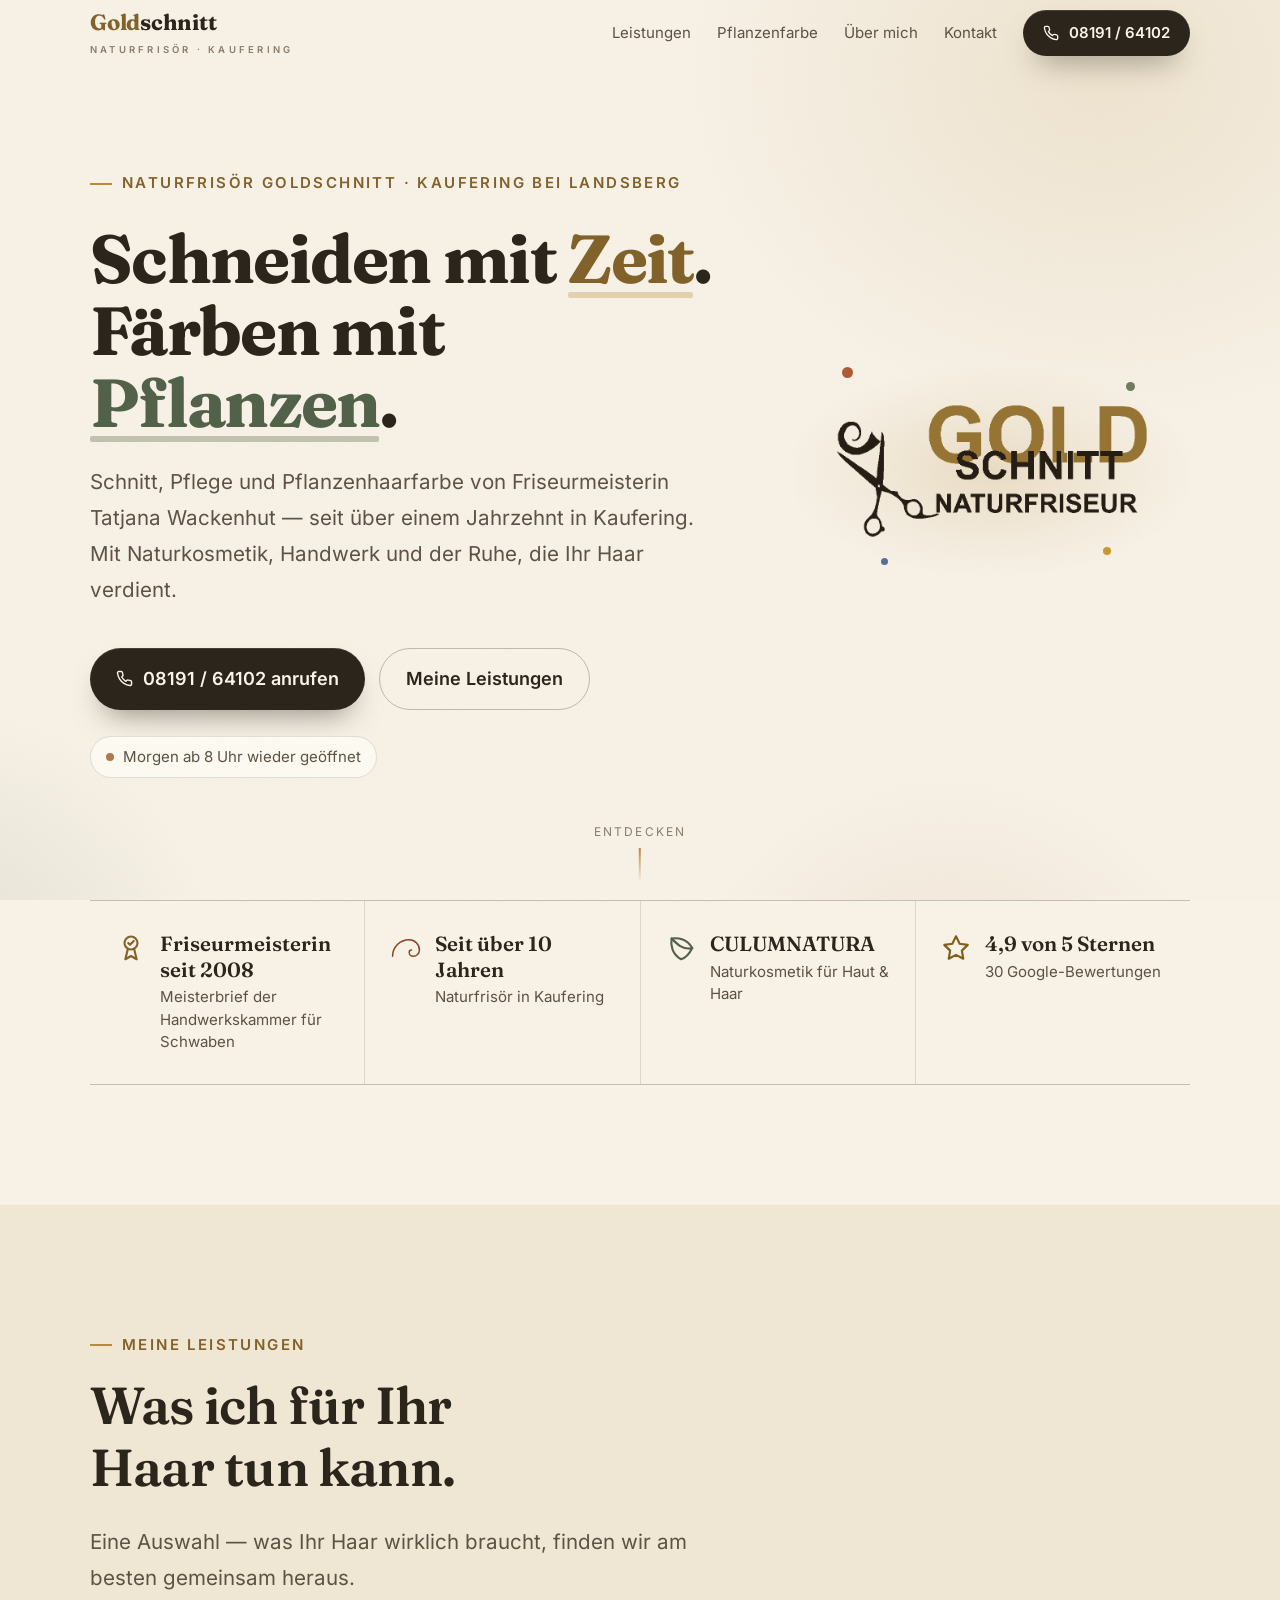
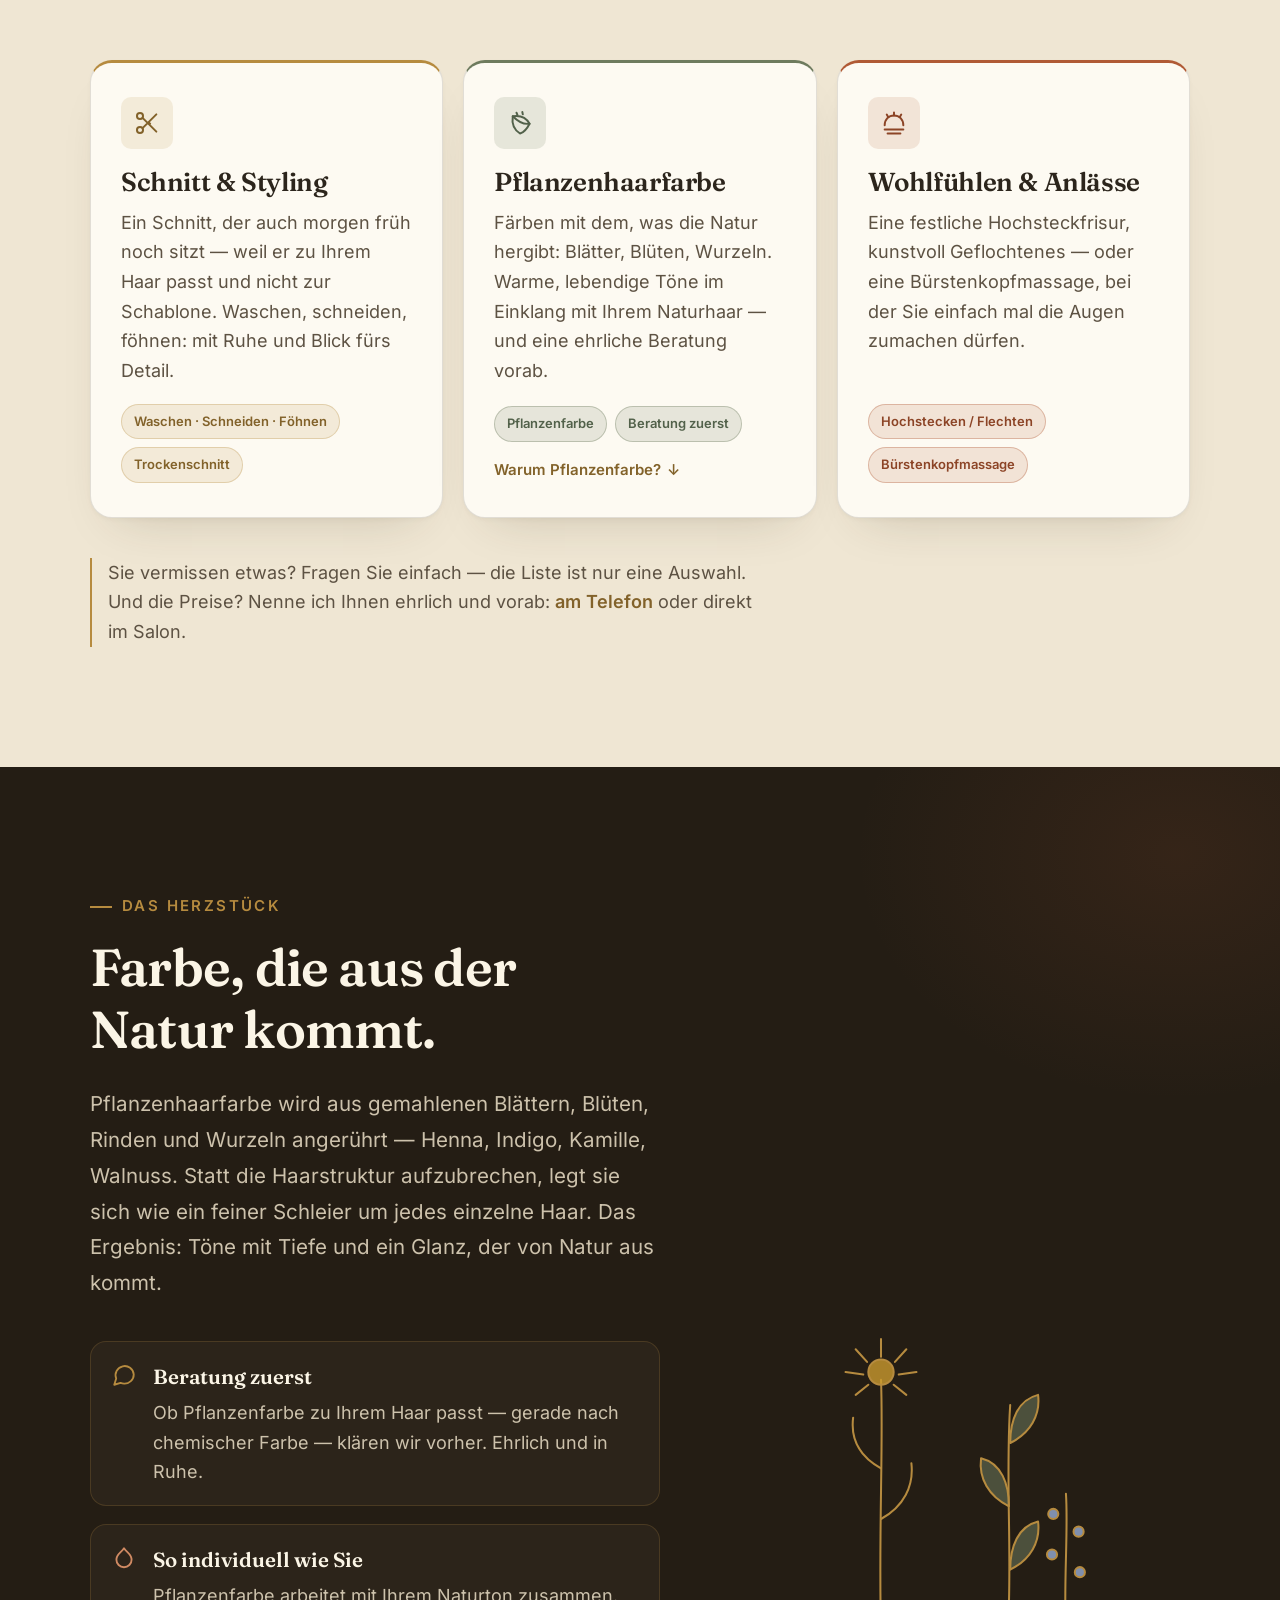
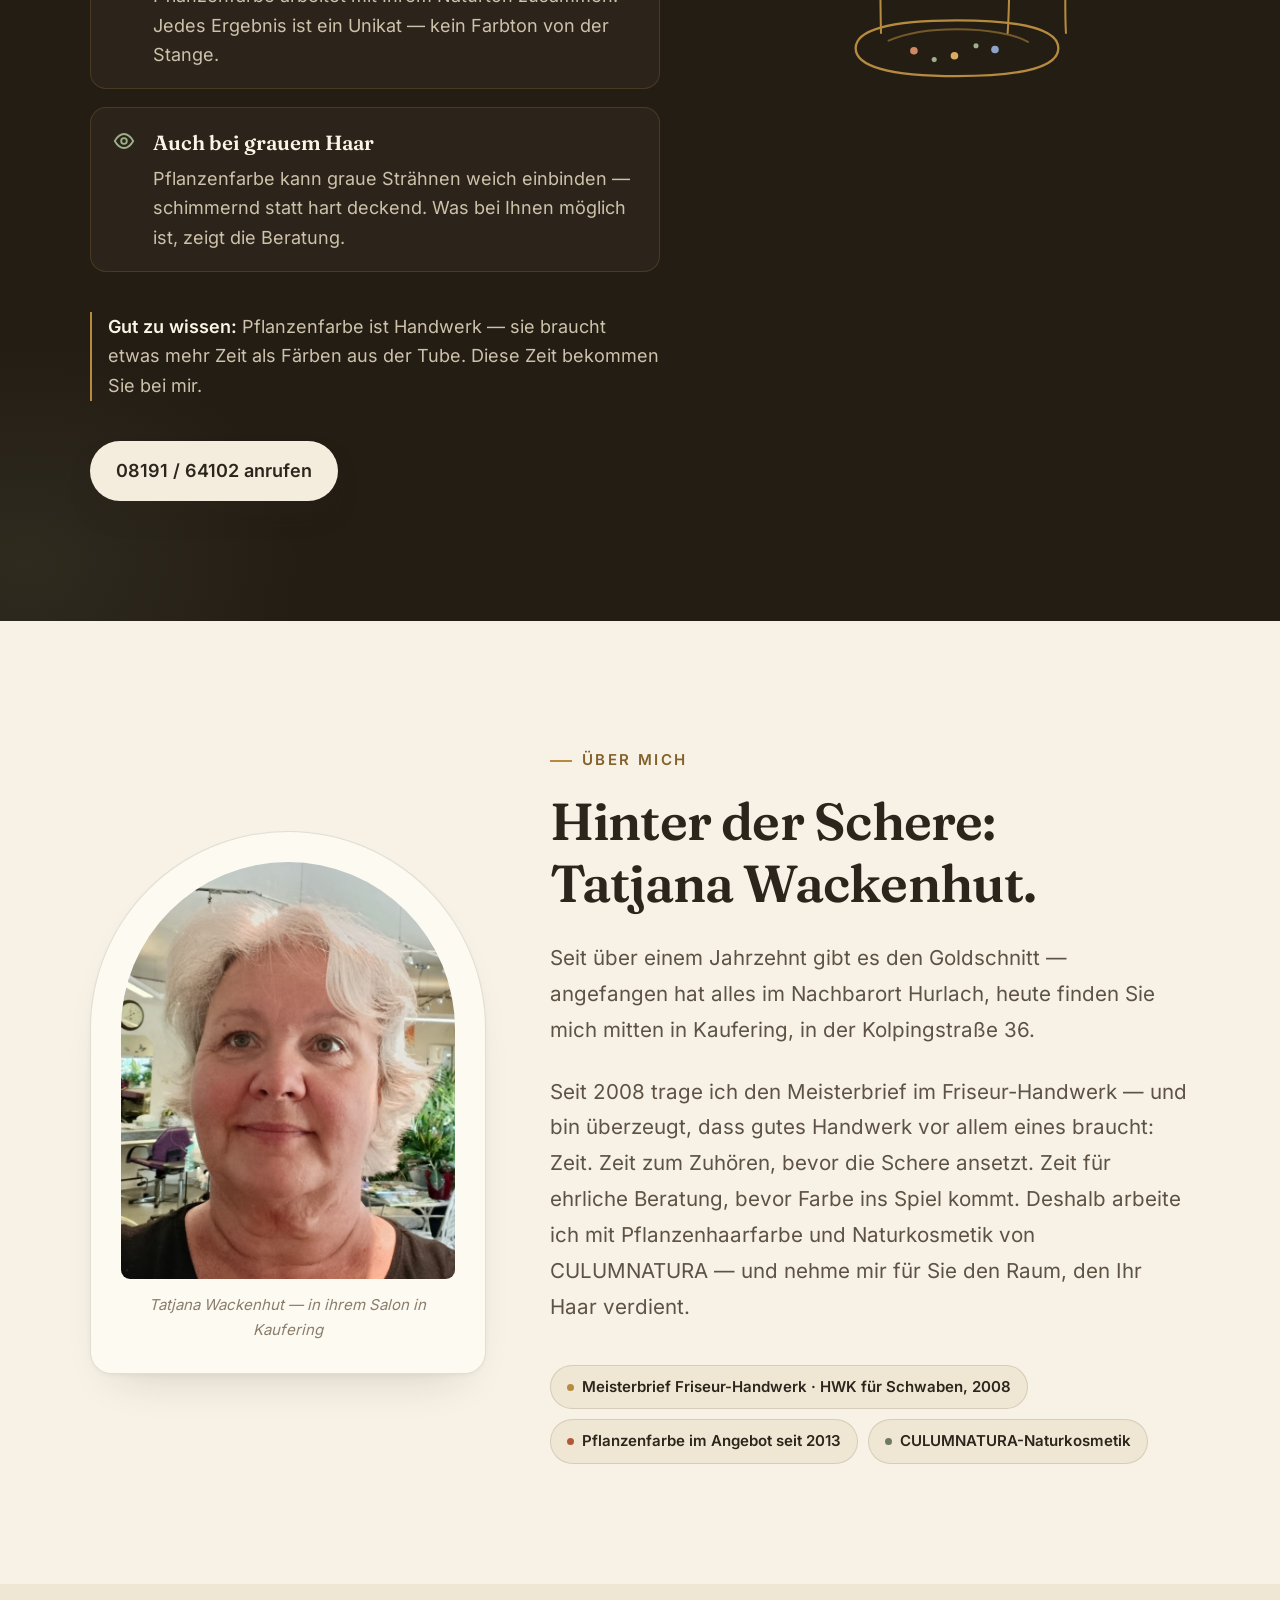
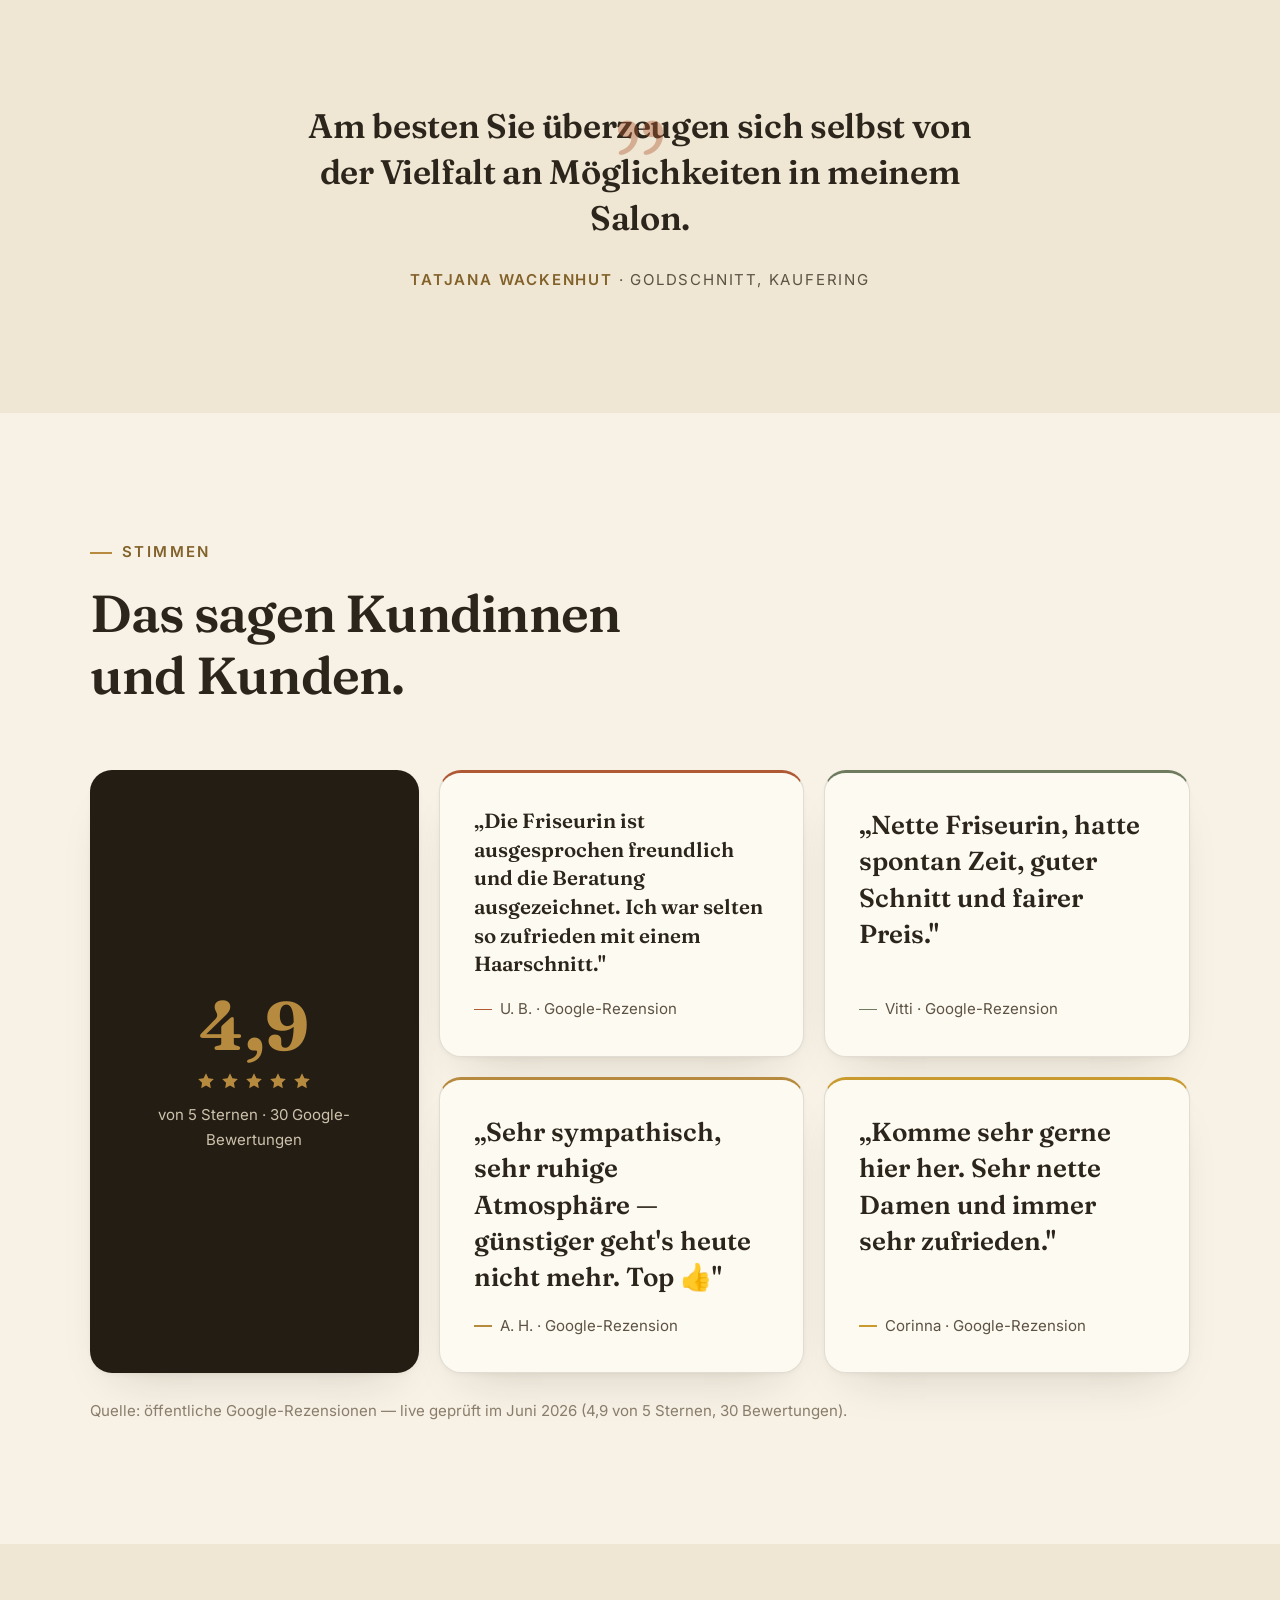
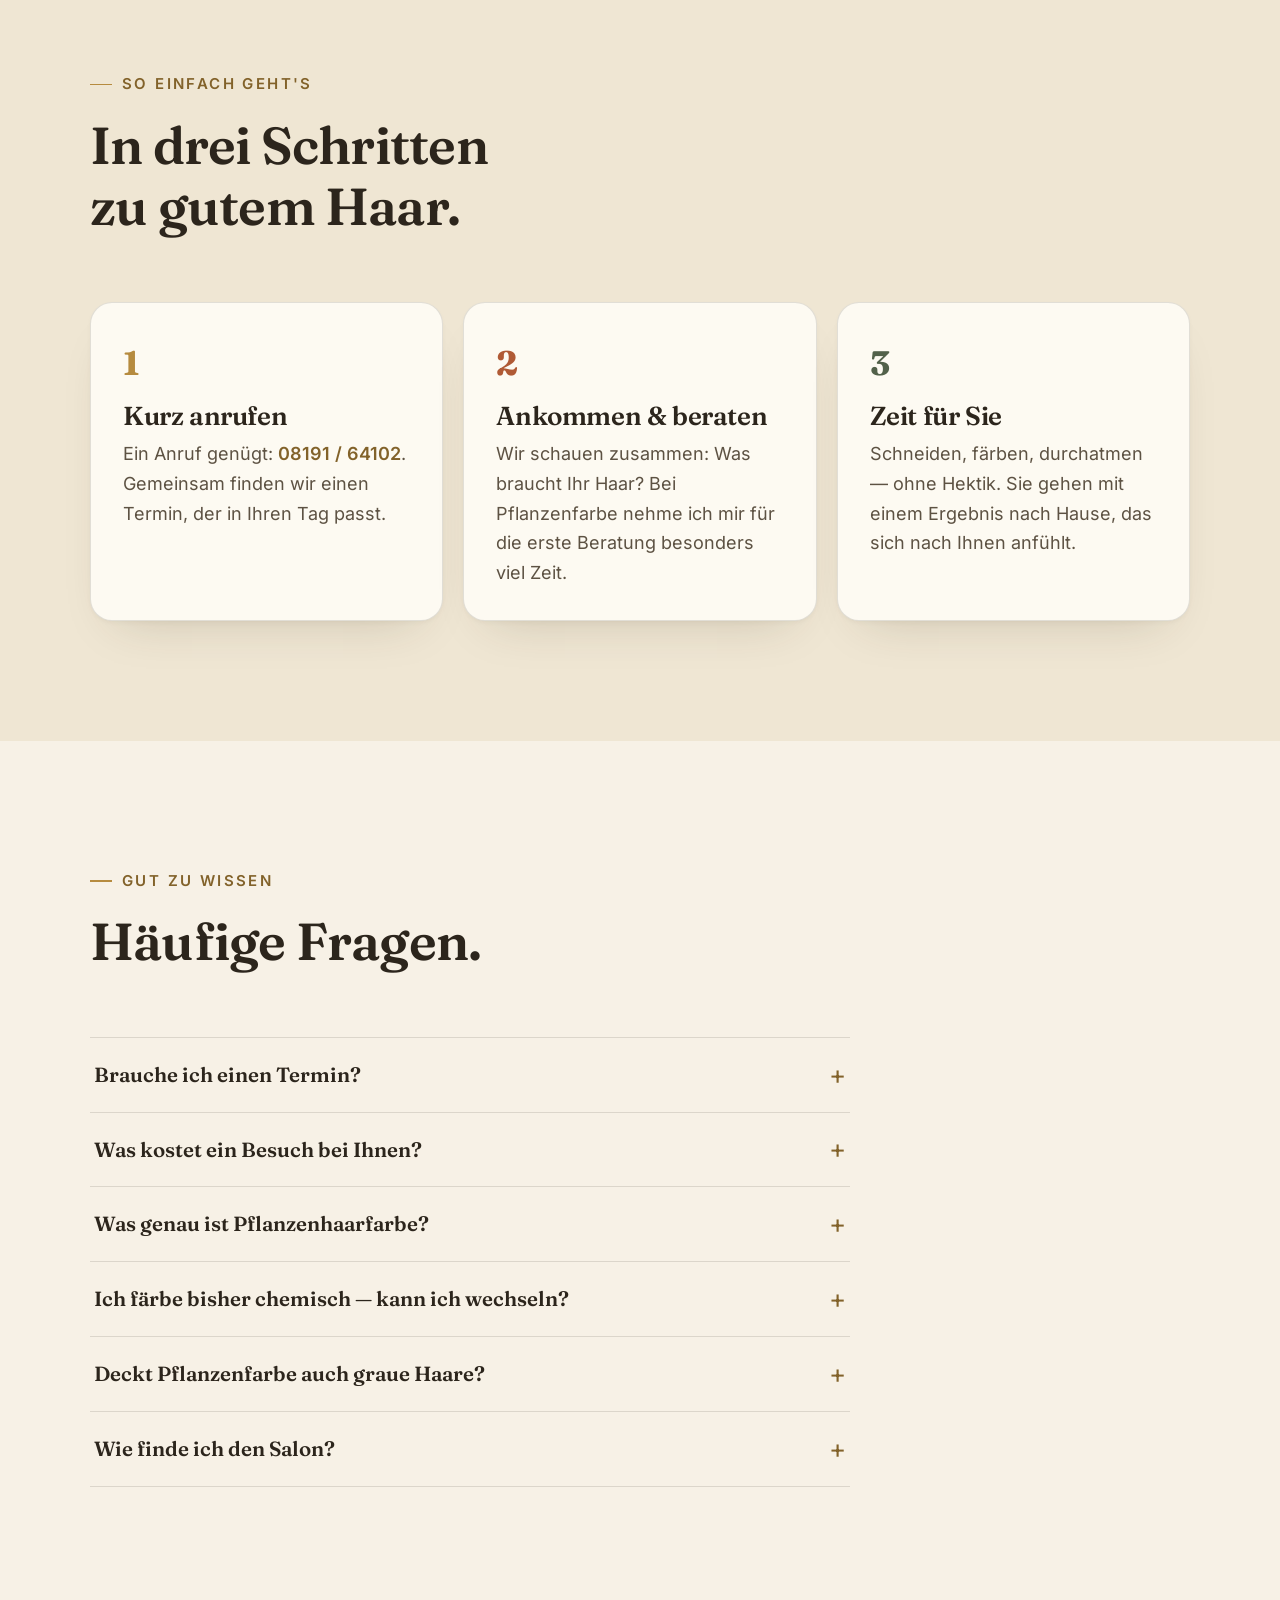
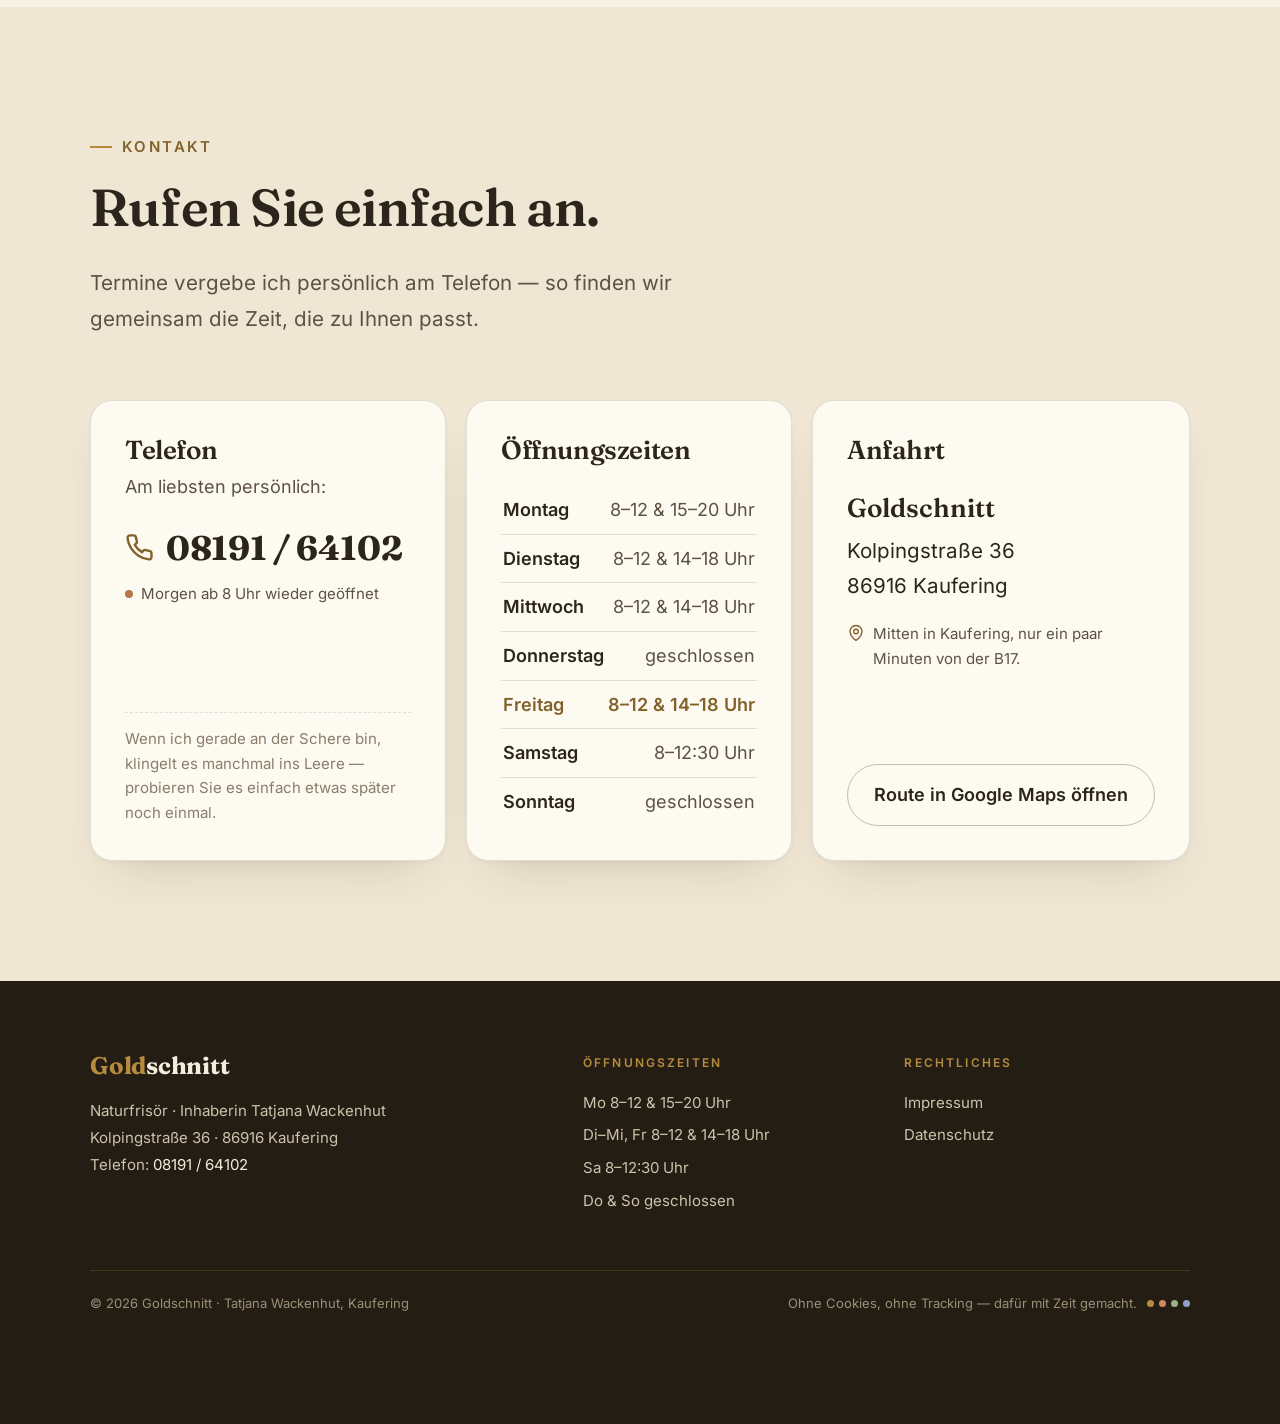
<file: index.html>
<!DOCTYPE html>
<!--
  ╔════════════════════════════════════════════════════════════════════╗
  ║  GOLDSCHNITT NATURFRISÖR · Tatjana Wackenhut · Kaufering            ║
  ║  Design-Vorschau (DEMO, Geschenk) — gebaut von Lechcode, 06/2026    ║
  ║  Konzept: Goldener Schnitt = Marke. Spirale = Signet & Locke.       ║
  ║  Single-File, kein Build, keine externen Requests, keine Cookies.   ║
  ╠════════════════════════════════════════════════════════════════════╣
  ║  ⚠ DEMO-STATUS:                                                     ║
  ║   • noindex bleibt, bis Impressum + Datenschutz echt & freigegeben  ║
  ║   • Texte neu geschrieben — Passagen mit Kommentar                  ║
  ║     "VOM KUNDEN ZU PRÜFEN" vor Go-Live von Tatjana freigeben lassen ║
  ║   • Fakten-Quellen: _projekt/INVENTAR.md + INVENTAR-QUERCHECK.md    ║
  ╚════════════════════════════════════════════════════════════════════╝
-->
<html lang="de">
<head>
  <meta charset="UTF-8" />
  <meta name="viewport" content="width=device-width, initial-scale=1.0" />
  <!-- Foto-Modus für Screenshots: ?foto unterdrückt .js → alle Reveals sofort sichtbar -->
  <script>if(location.search.indexOf('foto')===-1){document.documentElement.classList.add('js');}else{document.documentElement.classList.add('foto');}</script>
  <!-- ⚠ ENTFERNEN sobald Impressum+Datenschutz live & von Tatjana freigegeben -->
  <meta name="robots" content="noindex, nofollow" />
  <title>Naturfriseur in Kaufering | Goldschnitt · Tatjana Wackenhut</title>
  <meta name="description" content="Schnitt, Pflege und Pflanzenhaarfarbe von Meisterin Tatjana Wackenhut. Naturfrisör Goldschnitt in Kaufering — mit Zeit und Naturkosmetik. ☎ 08191/64102" />
  <meta property="og:title" content="Goldschnitt — Naturfrisör in Kaufering" />
  <meta property="og:description" content="Schneiden mit Zeit. Färben mit Pflanzen. Friseurmeisterin Tatjana Wackenhut, Kolpingstraße 36, Kaufering." />
  <meta property="og:type" content="website" />
  <meta property="og:locale" content="de_DE" />
  <!-- absolute URL für WhatsApp/OG-Vorschau (Demo-Hosting; bei Go-Live auf echte Domain umstellen) -->
  <meta property="og:image" content="https://lechcode.github.io/goldschnitt-vorschau/assets/og.jpg" />
  <meta name="theme-color" content="#F7F1E6" />
  <link rel="icon" href="data:image/svg+xml,%3Csvg xmlns='http://www.w3.org/2000/svg' viewBox='0 0 64 64'%3E%3Crect width='64' height='64' rx='14' fill='%23F7F1E6'/%3E%3Crect x='1.5' y='1.5' width='61' height='61' rx='13' fill='none' stroke='%23C9A24B' stroke-width='2'/%3E%3Cg transform='translate(8,19)' fill='none' stroke='%23B68B3F' stroke-width='3' stroke-linecap='round'%3E%3Cpath d='M0 29.4 A29.4 29.4 0 0 1 29.4 0 A18.2 18.2 0 0 1 47.6 18.2 A11.2 11.2 0 0 1 36.4 29.4 A7 7 0 0 1 29.4 22.4 A4.2 4.2 0 0 1 33.6 18.2 A2.8 2.8 0 0 1 36.4 21 A1.4 1.4 0 0 1 35 22.4'/%3E%3C/g%3E%3C/svg%3E" />
  <!-- Schriften lokal gehostet — DSGVO: keine Verbindung zu Google-Servern -->
  <link rel="preload" href="assets/fonts/fraunces-700.woff2" as="font" type="font/woff2" crossorigin>
  <link rel="preload" href="assets/fonts/inter-400.woff2" as="font" type="font/woff2" crossorigin>
  <link rel="stylesheet" href="assets/fonts.css">

  <!-- Strukturierte Daten: nur, was sichtbar auf der Seite steht. geo folgt bei Go-Live (Google-Profil). -->
  <script type="application/ld+json">
  {
    "@context": "https://schema.org",
    "@type": "HairSalon",
    "name": "Goldschnitt Naturfrisör",
    "alternateName": "Friseursalon Goldschnitt",
    "url": "https://www.goldschnitt-naturfrisoer.de/",
    "image": "https://www.goldschnitt-naturfrisoer.de/assets/og.jpg",
    "telephone": "+49 8191 64102",
    "founder": {
      "@type": "Person",
      "name": "Tatjana Wackenhut",
      "jobTitle": "Friseurmeisterin",
      "hasCredential": {
        "@type": "EducationalOccupationalCredential",
        "name": "Meisterbrief im Friseur-Handwerk",
        "recognizedBy": { "@type": "Organization", "name": "Handwerkskammer für Schwaben" },
        "dateCreated": "2008"
      }
    },
    "address": {
      "@type": "PostalAddress",
      "streetAddress": "Kolpingstraße 36",
      "postalCode": "86916",
      "addressLocality": "Kaufering",
      "addressRegion": "Bayern",
      "addressCountry": "DE"
    },
    "geo": { "@type": "GeoCoordinates", "latitude": 48.09486, "longitude": 10.85503 },
    "openingHoursSpecification": [
      { "@type": "OpeningHoursSpecification", "dayOfWeek": "Monday", "opens": "08:00", "closes": "12:00" },
      { "@type": "OpeningHoursSpecification", "dayOfWeek": "Monday", "opens": "15:00", "closes": "20:00" },
      { "@type": "OpeningHoursSpecification", "dayOfWeek": ["Tuesday","Wednesday","Friday"], "opens": "08:00", "closes": "12:00" },
      { "@type": "OpeningHoursSpecification", "dayOfWeek": ["Tuesday","Wednesday","Friday"], "opens": "14:00", "closes": "18:00" },
      { "@type": "OpeningHoursSpecification", "dayOfWeek": "Saturday", "opens": "08:00", "closes": "12:30" }
    ],
    "areaServed": "Kaufering, Landsberg am Lech und Umgebung"
  }
  </script>

  <style>
  /* ═══ 1 · TOKENS — Creme · Espresso · mattes Gold (Goldener Schnitt) ═══ */
  :root{
    --paper:#F7F1E6;          /* Grund: warmes Elfenbein */
    --cream:#EFE6D3;          /* Flächen-Wechsel */
    --warm-white:#FDFAF2;     /* Karten */
    --ink:#2C251C;            /* Espresso — Text */
    --ink-soft:#5D5243;       /* Sekundärtext */
    --ink-faint:#8A7D6B;      /* Fußnoten */
    --gold:#B68B3F;           /* Gold dekorativ (Linien, große Ziffern) */
    --gold-deep:#82622A;      /* Gold lesbar (Links, Labels) */
    --gold-soft:rgba(182,139,63,.14);
    --sage:#6E7B5E;           /* Salbei — Pflanzenfarbe */
    --sage-deep:#52614A;      /* Salbei lesbar */
    --sage-soft:rgba(110,123,94,.16);
    --henna:#B05A35;          /* Henna/Kupfer — Pflanzenfarbe */
    --henna-deep:#8C4426;     /* Henna lesbar */
    --henna-soft:rgba(176,90,53,.14);
    --honey:#C99A2E;          /* Kamille/Honig — Pflanzenfarbe */
    --honey-deep:#7F5F1B;     /* Honig lesbar */
    --honey-soft:rgba(201,154,46,.16);
    --indigo:#5A6E96;         /* Indigo — Pflanzenfarbe (nur Tupfer) */
    --night:#241D14;          /* dunkle Sektionen/Footer */
    --night-2:#2C241A;
    --bone:#F4EDDD;           /* Text auf dunkel */
    --bone-dim:#CDC2AC;
    --line:rgba(44,37,28,.13);
    --line-d:rgba(182,139,63,.22);
    --serif:'Fraunces',Georgia,'Times New Roman',serif;
    --sans:'Inter','Inter-Fallback',-apple-system,'Segoe UI',sans-serif;

    /* Typo-Skala, an φ=1,618 angelehnt (fluid; ⚠ Leerzeichen um + sind Pflicht) */
    --step--1:clamp(13.5px, 12.8px + .3vw, 15px);
    --step-0:clamp(16.5px, 15.9px + .35vw, 18px);
    --step-1:clamp(18px, 17px + .6vw, 20.5px);
    --step-2:clamp(21px, 19px + 1.1vw, 26px);
    --step-3:clamp(26px, 22.5px + 1.8vw, 34px);
    --step-4:clamp(33px, 26px + 3.6vw, 52px);
    --step-5:clamp(40px, 28px + 6.2vw, 68px);
    --lh-tight:1.06; --lh-snug:1.18; --lh-body:1.65; --lh-relaxed:1.75;
    --ls-label:.16em;

    /* Spacing-Leiter */
    --sp-1:clamp(8px, 1vw, 12px);
    --sp-2:clamp(14px, 1.6vw, 18px);
    --sp-3:clamp(20px, 2.4vw, 26px);
    --sp-4:clamp(30px, 3.6vw, 40px);
    --sp-5:clamp(44px, 5.5vw, 64px);
    --sp-6:clamp(64px, 9.5vw, 120px);

    --radius:16px; --radius-lg:22px; --radius-sm:10px; --radius-pill:999px;
    --nav-h:66px;
    --shadow:0 2px 6px -3px rgba(60,45,25,.10), 0 24px 48px -28px rgba(60,45,25,.22);
    --shadow-lift:0 2px 6px -3px rgba(60,45,25,.12), 0 30px 56px -26px rgba(60,45,25,.30);
    --ease:cubic-bezier(.22,.61,.36,1);
    --focus:0 0 0 3px rgba(130,98,42,.5);
  }
  *{margin:0;padding:0;box-sizing:border-box;}
  html{scroll-behavior:smooth;scroll-padding-top:calc(var(--nav-h) + 14px);}
  body{background:var(--paper);color:var(--ink);font-family:var(--sans);font-size:var(--step-0);line-height:var(--lh-body);-webkit-font-smoothing:antialiased;overflow-x:hidden;}
  /* feines Papierkorn — taktil statt steril */
  body::after{content:"";position:fixed;inset:0;z-index:9990;pointer-events:none;opacity:.028;mix-blend-mode:multiply;
    background-image:url("data:image/svg+xml,%3Csvg xmlns='http://www.w3.org/2000/svg' width='180' height='180'%3E%3Cfilter id='n'%3E%3CfeTurbulence type='fractalNoise' baseFrequency='0.85' numOctaves='2' stitchTiles='stitch'/%3E%3C/filter%3E%3Crect width='100%25' height='100%25' filter='url(%23n)'/%3E%3C/svg%3E");}
  h1,h2,h3{font-family:var(--serif);font-weight:600;line-height:var(--lh-snug);letter-spacing:-.015em;text-wrap:balance;}
  a{color:inherit;text-decoration:none;}
  img,svg{display:block;max-width:100%;}
  ul{list-style:none;}
  ::selection{background:rgba(182,139,63,.28);}
  .wrap{width:min(1100px,92vw);margin-inline:auto;}
  section{padding:var(--sp-6) 0;position:relative;}
  .eyebrow{font-size:var(--step--1);font-weight:600;letter-spacing:var(--ls-label);text-transform:uppercase;color:var(--gold-deep);display:inline-flex;align-items:center;gap:10px;}
  .eyebrow::before{content:"";width:22px;height:1.5px;background:var(--gold);flex:none;}
  .sec-head{max-width:56ch;margin-bottom:var(--sp-5);}
  .sec-head h2{font-size:var(--step-4);margin-top:var(--sp-2);}
  .sec-head .lead{margin-top:var(--sp-3);}
  .lead{font-size:var(--step-1);line-height:var(--lh-relaxed);color:var(--ink-soft);}
  .dark{background:var(--night);color:var(--bone);}
  .dark h2,.dark h3{color:#FBF5E6;}
  .dark .lead{color:var(--bone-dim);}
  .dark .eyebrow{color:var(--gold);}
  .cream-bg{background:var(--cream);}

  /* Buttons — ein CTA-Wortlaut, ein Stil */
  .btn{display:inline-flex;align-items:center;justify-content:center;gap:10px;cursor:pointer;border:none;
    background:var(--ink);color:#FBF6EB;font-family:var(--sans);font-weight:600;font-size:var(--step-0);
    padding:15px 26px;border-radius:var(--radius-pill);min-height:48px;
    box-shadow:inset 0 1px 0 rgba(255,245,220,.12), 0 16px 30px -14px rgba(44,37,28,.55);
    transition:transform .28s var(--ease),box-shadow .28s var(--ease),background .28s var(--ease);white-space:nowrap;}
  .btn:hover{transform:translateY(-2px);background:#3A3124;box-shadow:inset 0 1px 0 rgba(255,245,220,.12), 0 0 0 1.5px var(--gold), 0 20px 36px -14px rgba(44,37,28,.6);}
  .btn:active{transform:translateY(0);transition-duration:.08s;}
  .btn-ghost{background:transparent;color:var(--ink);border:1.5px solid rgba(44,37,28,.28);box-shadow:none;}
  .btn-ghost:hover{background:var(--gold-soft);border-color:var(--gold-deep);color:var(--ink);box-shadow:none;}
  .dark .btn{background:var(--bone);color:var(--ink);}
  .dark .btn:hover{background:#fff;box-shadow:0 0 0 1.5px var(--gold), 0 20px 36px -14px rgba(0,0,0,.6);}
  .tel-ico{flex:none;}

  /* ═══ 2 · NAV ═══ */
  .nav{position:fixed;top:0;left:0;right:0;z-index:100;height:var(--nav-h);transition:background .3s var(--ease),box-shadow .3s var(--ease);}
  .nav.scrolled{background:rgba(247,241,230,.82);backdrop-filter:saturate(150%) blur(14px);-webkit-backdrop-filter:saturate(150%) blur(14px);box-shadow:0 1px 0 var(--line);}
  .nav-in{display:flex;align-items:center;justify-content:space-between;height:100%;}
  .brand{display:inline-flex;align-items:center;gap:11px;}
  .brand-mark{width:34px;height:auto;color:var(--gold);flex:none;transition:transform .4s var(--ease);}
  .brand:hover .brand-mark{transform:rotate(-6deg);}
  .wm{font-family:var(--serif);font-weight:700;font-size:22px;letter-spacing:-.01em;line-height:1;color:var(--ink);}
  .wm .gold{color:var(--gold-deep);}
  .wm-sub{display:block;font-family:var(--sans);font-weight:600;font-size:9.5px;letter-spacing:.34em;text-transform:uppercase;color:var(--ink-faint);margin-top:3px;}
  /* Tatjanas Original-Logo lebt jetzt groß im Hero (.hero-logo) — Nav/Footer tragen die Wortmarke */
  .nav-links{display:flex;align-items:center;gap:26px;}
  .nav-links a:not(.btn){font-size:15px;color:var(--ink-soft);font-weight:500;position:relative;padding:4px 0;transition:color .2s var(--ease);}
  .nav-links a:not(.btn)::after{content:"";position:absolute;left:0;bottom:-2px;width:0;height:1.5px;background:var(--gold);transition:width .25s var(--ease);}
  .nav-links a:not(.btn):hover{color:var(--ink);}
  .nav-links a:not(.btn):hover::after{width:100%;}
  .nav-links .btn{padding:11px 20px;min-height:44px;font-size:15px;}
  .nav-toggle{display:none;background:none;border:none;cursor:pointer;padding:12px;min-width:48px;min-height:48px;}
  .nav-toggle span{display:block;width:24px;height:2px;background:var(--ink);border-radius:2px;transition:.3s;margin-inline:auto;}
  .nav-toggle span + span{margin-top:6px;}

  /* ═══ 3 · HERO ═══ */
  /* Foto-Modus (?foto): Hero nicht auf Fensterhöhe strecken — für Full-Page-Screenshots */
  .foto .hero{min-height:auto;}
  .hero{min-height:100svh;display:flex;align-items:center;padding:calc(var(--nav-h) + var(--sp-4)) 0 var(--sp-5);overflow:hidden;isolation:isolate;
    background:
      radial-gradient(52vmax 44vmax at 86% 8%, rgba(182,139,63,.14), transparent 62%),
      radial-gradient(40vmax 36vmax at -6% 108%, rgba(110,123,94,.14), transparent 58%),
      radial-gradient(34vmax 30vmax at 74% 112%, rgba(176,90,53,.09), transparent 60%),
      var(--paper);}
  .hero-grid{display:grid;grid-template-columns:1.618fr 1fr;gap:clamp(32px,5vw,72px);align-items:center;}
  .hero h1{font-size:var(--step-5);font-weight:700;line-height:var(--lh-tight);letter-spacing:-.025em;margin-top:var(--sp-3);max-width:15ch;}
  .hero h1 em{font-style:normal;color:var(--gold-deep);position:relative;white-space:nowrap;}
  .hero h1 em::after{content:"";position:absolute;left:0;right:0;bottom:.04em;height:.085em;background:var(--gold);opacity:.32;border-radius:2px;z-index:-1;}
  .hero-sub{margin-top:var(--sp-3);max-width:48ch;}
  .hero-cta{display:flex;gap:14px;flex-wrap:wrap;margin-top:var(--sp-4);}
  .hero-status{display:inline-flex;align-items:center;gap:9px;margin-top:var(--sp-3);font-size:var(--step--1);color:var(--ink-soft);background:var(--warm-white);border:1px solid var(--line);padding:8px 15px;border-radius:var(--radius-pill);}
  .hero-status .dot{width:8px;height:8px;border-radius:50%;background:var(--sage);flex:none;}
  .hero-status.zu .dot{background:#B5764A;}
  .hero-status:empty{display:none;}
  .hero-visual{position:relative;display:grid;place-items:center;}
  .spiral-stage{position:relative;width:min(440px,100%);}
  .spiral-stage::before{content:"";position:absolute;inset:6%;border-radius:50%;background:radial-gradient(circle at 50% 44%, rgba(182,139,63,.16), rgba(182,139,63,.05) 55%, transparent 72%);}
  .spiral-svg{position:relative;width:100%;height:auto;color:var(--gold);overflow:visible;}
  /* PROBE: Logo statt Spirale im Hero */
  .logo-stage{position:relative;display:grid;place-items:center;padding:clamp(2rem,5vw,3.5rem) 1rem;width:100%;}
  .logo-stage::before{content:"";position:absolute;inset:0;background:radial-gradient(ellipse 72% 60% at 50% 50%, rgba(182,139,63,.20), rgba(182,139,63,.05) 50%, transparent 72%);}
  .logo-stage .pigment{position:absolute;border-radius:50%;}
  .hero-logo{position:relative;width:min(420px,86%);height:auto;}
  /* Spirale zeichnet sich einmalig (nur mit JS; reduced-motion stoppt sie) */
  .js .spiral-draw{stroke-dasharray:1;stroke-dashoffset:1;animation:draw 2.4s .35s var(--ease) forwards;}
  @keyframes draw{to{stroke-dashoffset:0;}}
  .hero-hint{position:absolute;left:50%;bottom:18px;transform:translateX(-50%);color:var(--ink-faint);font-size:12px;letter-spacing:.18em;text-transform:uppercase;display:flex;flex-direction:column;align-items:center;gap:6px;}
  .hero-hint::after{content:"";width:1.5px;height:34px;background:linear-gradient(var(--gold), transparent);}

  /* ═══ 4 · VERTRAUENSLEISTE ═══ */
  .trustbar{padding:0 0 var(--sp-6);}
  .trust-grid{display:grid;grid-template-columns:repeat(4,1fr);gap:1px;background:var(--line);border-block:1px solid var(--line);}
  .trust{background:var(--paper);padding:clamp(18px,2.6vw,30px) clamp(14px,2vw,26px);display:flex;gap:14px;align-items:flex-start;}
  .trust svg{flex:none;width:30px;height:30px;color:var(--gold-deep);margin-top:2px;}
  .trust b{display:block;font-family:var(--serif);font-weight:600;font-size:var(--step-1);line-height:1.25;}
  .trust span{display:block;font-size:var(--step--1);color:var(--ink-soft);margin-top:4px;line-height:1.5;}

  /* ═══ 5 · LEISTUNGEN ═══ */
  .cards{display:grid;grid-template-columns:repeat(3,1fr);gap:20px;}
  .card{background:var(--warm-white);border:1px solid var(--line);border-radius:var(--radius-lg);padding:clamp(24px,3vw,34px) clamp(20px,2.6vw,30px);box-shadow:var(--shadow);display:flex;flex-direction:column;transition:transform .35s var(--ease),box-shadow .35s var(--ease),border-color .35s var(--ease);}
  .card:hover{transform:translateY(-4px);box-shadow:var(--shadow-lift);border-color:rgba(182,139,63,.45);}
  .card .ic{width:52px;height:52px;border-radius:var(--radius-sm);background:var(--gold-soft);display:grid;place-items:center;margin-bottom:18px;}
  .card .ic svg{width:28px;height:28px;color:var(--gold-deep);}
  .card h3{font-size:var(--step-2);margin-bottom:10px;}
  .card p{color:var(--ink-soft);font-size:var(--step-0);flex:1;}
  .tags{display:flex;flex-wrap:wrap;gap:8px;margin-top:18px;}
  .tag{font-size:13px;font-weight:600;color:var(--gold-deep);background:var(--gold-soft);border:1px solid rgba(182,139,63,.3);padding:6px 12px;border-radius:var(--radius-pill);}
  .card .more{margin-top:16px;font-size:var(--step--1);font-weight:600;color:var(--gold-deep);display:inline-flex;align-items:center;gap:6px;}
  .card .more:hover{text-decoration:underline;text-underline-offset:3px;}
  .cards-note{margin-top:var(--sp-4);max-width:62ch;color:var(--ink-soft);font-size:var(--step-0);border-left:2px solid var(--gold);padding-left:16px;}

  /* ═══ 6 · PFLANZENFARBE (dunkel, das Herzstück) ═══ */
  .pf{overflow:hidden;}
  .pf-grid{display:grid;grid-template-columns:1.1fr .9fr;gap:clamp(32px,5vw,72px);align-items:center;}
  .pf-points{display:grid;gap:18px;margin-top:var(--sp-4);}
  .pf-point{display:flex;gap:16px;align-items:flex-start;background:var(--night-2);border:1px solid var(--line-d);border-radius:var(--radius);padding:18px 20px;}
  .pf-point svg{flex:none;width:26px;height:26px;color:var(--gold);margin-top:2px;}
  .pf-point b{display:block;font-family:var(--serif);font-size:var(--step-1);font-weight:600;color:#FBF5E6;margin-bottom:4px;}
  .pf-point p{color:var(--bone-dim);font-size:var(--step-0);}
  .pf-note{margin-top:var(--sp-4);color:var(--bone-dim);font-size:var(--step-0);border-left:2px solid var(--gold);padding-left:16px;max-width:54ch;}
  .pf-note b{color:#FBF5E6;}
  .pf-cta{margin-top:var(--sp-4);}
  .pf-visual{position:relative;display:grid;place-items:center;min-height:320px;}
  .botanik{width:min(380px,90%);height:auto;color:var(--gold);overflow:visible;}
  /* v1.2-Regel: äußere <g> positioniert (transform-Attribut), innere <g class="sway"> animiert */
  .js .sway{animation:sway 7s ease-in-out infinite;transform-origin:50% 100%;}
  .js .sway.s2{animation-duration:9s;animation-delay:1.2s;}
  .js .sway.s3{animation-duration:8s;animation-delay:2.1s;}
  @keyframes sway{0%,100%{transform:rotate(-2.2deg);}50%{transform:rotate(2.2deg);}}

  /* ═══ 7 · ÜBER MICH ═══ */
  .um-grid{display:grid;grid-template-columns:1fr 1.618fr;gap:clamp(32px,5vw,72px);align-items:center;}
  .um-frame{position:relative;background:var(--warm-white);border:1px solid var(--line);border-radius:200px 200px var(--radius-lg) var(--radius-lg);padding:clamp(20px,3vw,30px);box-shadow:var(--shadow);}
  .um-frame svg{width:100%;height:auto;color:var(--gold);}
  .um-frame img{width:100%;height:auto;display:block;border-radius:184px 184px var(--radius-sm) var(--radius-sm);}
  .um-frame figcaption{text-align:center;font-size:var(--step--1);color:var(--ink-faint);margin-top:14px;font-style:italic;}
  .um-copy .lead + .lead{margin-top:var(--sp-3);}
  .quali{display:flex;flex-wrap:wrap;gap:10px;margin-top:var(--sp-4);}
  .quali li{font-size:var(--step--1);font-weight:600;color:var(--ink);background:var(--cream);border:1px solid var(--line);padding:9px 16px;border-radius:var(--radius-pill);display:inline-flex;align-items:center;gap:8px;}
  .quali li::before{content:"";width:7px;height:7px;border-radius:50%;background:var(--gold);flex:none;}

  /* ═══ 8 · FUNDSTÜCK-ZITAT ═══ */
  .zitat{text-align:center;}
  .zitat blockquote{position:relative;max-width:30ch;margin-inline:auto;font-family:var(--serif);font-weight:600;font-size:var(--step-3);line-height:1.35;letter-spacing:-.01em;}
  .zitat blockquote::before{content:"„";position:absolute;top:-.55em;left:50%;transform:translateX(-50%);font-size:3.2em;line-height:1;color:var(--gold);opacity:.45;font-family:var(--serif);}
  .zitat figcaption{margin-top:var(--sp-3);font-size:var(--step--1);color:var(--ink-soft);letter-spacing:.12em;text-transform:uppercase;}
  .zitat figcaption b{color:var(--gold-deep);}

  /* ═══ 9 · STIMMEN ═══ */
  .stimmen-grid{display:grid;grid-template-columns:.9fr 1fr 1fr;gap:20px;align-items:stretch;}
  .rating-card{background:var(--night);color:var(--bone);border-radius:var(--radius-lg);padding:clamp(24px,3vw,34px);display:flex;flex-direction:column;justify-content:center;text-align:center;box-shadow:var(--shadow);}
  .rating-card .num{font-family:var(--serif);font-weight:700;font-size:var(--step-5);line-height:1;color:var(--gold);}
  .rating-card .stars{display:flex;justify-content:center;gap:4px;margin-top:12px;color:var(--gold);}
  .rating-card .lbl{margin-top:12px;font-size:var(--step--1);color:var(--bone-dim);}
  .quote-card{background:var(--warm-white);border:1px solid var(--line);border-radius:var(--radius-lg);padding:clamp(24px,3vw,34px);box-shadow:var(--shadow);display:flex;flex-direction:column;}
  .quote-card p{font-family:var(--serif);font-size:var(--step-2);font-weight:600;line-height:1.4;flex:1;}
  .quote-card footer{margin-top:18px;font-size:var(--step--1);color:var(--ink-soft);display:flex;align-items:center;gap:8px;}
  .quote-card footer::before{content:"";width:18px;height:1.5px;background:var(--gold);flex:none;}
  .stimmen-src{margin-top:var(--sp-3);font-size:var(--step--1);color:var(--ink-faint);}

  /* ═══ 10 · ABLAUF ═══ */
  .steps{display:grid;grid-template-columns:repeat(3,1fr);gap:20px;counter-reset:schritt;}
  .step{background:var(--warm-white);border:1px solid var(--line);border-radius:var(--radius-lg);padding:clamp(24px,3vw,32px);box-shadow:var(--shadow);position:relative;}
  .step::before{counter-increment:schritt;content:counter(schritt);font-family:var(--serif);font-weight:700;font-size:var(--step-3);color:var(--gold);display:block;margin-bottom:10px;}
  .step h3{font-size:var(--step-2);margin-bottom:8px;}
  .step p{color:var(--ink-soft);}
  .step a{color:var(--gold-deep);font-weight:600;white-space:nowrap;}
  .step a:hover{text-decoration:underline;text-underline-offset:3px;}

  /* ═══ 11 · FAQ ═══ */
  .faq-list{max-width:760px;}
  .faq-list details{border-bottom:1px solid var(--line);}
  .faq-list details:first-child{border-top:1px solid var(--line);}
  .faq-list summary{cursor:pointer;list-style:none;display:flex;align-items:center;justify-content:space-between;gap:16px;padding:20px 4px;font-family:var(--serif);font-weight:600;font-size:var(--step-1);min-height:48px;transition:color .2s var(--ease);}
  .faq-list summary::-webkit-details-marker{display:none;}
  .faq-list summary:hover{color:var(--gold-deep);}
  .faq-list summary::after{content:"+";font-family:var(--sans);font-weight:400;font-size:26px;color:var(--gold-deep);flex:none;transition:transform .3s var(--ease);line-height:1;}
  .faq-list details[open] summary::after{transform:rotate(45deg);}
  .faq-list details > p{padding:0 4px 22px;color:var(--ink-soft);max-width:62ch;}
  .faq-list details > p a{color:var(--gold-deep);font-weight:600;}
  .faq-list details > p a:hover{text-decoration:underline;text-underline-offset:3px;}

  /* ═══ 12 · KONTAKT & ANFAHRT ═══ */
  .kontakt-grid{display:grid;grid-template-columns:1.15fr 1fr 1fr;gap:20px;align-items:stretch;}
  .k-card{background:var(--warm-white);border:1px solid var(--line);border-radius:var(--radius-lg);padding:clamp(24px,3vw,34px);box-shadow:var(--shadow);display:flex;flex-direction:column;}
  .k-card h3{font-size:var(--step-2);margin-bottom:6px;}
  .k-card .sub{color:var(--ink-soft);font-size:var(--step-0);}
  .tel-big{display:inline-flex;align-items:center;gap:12px;font-family:var(--serif);font-weight:700;font-size:var(--step-3);color:var(--ink);margin:18px 0 6px;letter-spacing:-.01em;}
  .tel-big:hover{color:var(--gold-deep);}
  .tel-big svg{width:.85em;height:.85em;color:var(--gold-deep);flex:none;}
  .k-status{font-size:var(--step--1);color:var(--ink-soft);display:flex;align-items:center;gap:8px;margin-bottom:14px;min-height:1.4em;}
  .k-status .dot{width:8px;height:8px;border-radius:50%;background:var(--sage);flex:none;}
  .k-status.zu .dot{background:#B5764A;}
  .k-hint{font-size:var(--step--1);color:var(--ink-faint);margin-top:auto;padding-top:14px;border-top:1px dashed var(--line);}
  /* HIER: Öffnungszeiten ändern → Tabelle + JS-Daten (unten) + JSON-LD (oben) zusammen pflegen! */
  .zeiten{width:100%;border-collapse:collapse;margin-top:14px;}
  .zeiten td{padding:9px 2px;border-bottom:1px solid var(--line);font-size:var(--step-0);vertical-align:top;}
  .zeiten tr:last-child td{border-bottom:none;}
  .zeiten td:first-child{font-weight:600;width:5.2em;}
  .zeiten td:last-child{text-align:right;color:var(--ink-soft);white-space:nowrap;}
  .zeiten tr.heute td{color:var(--gold-deep);font-weight:600;}
  .zeiten .zu{color:var(--ink-faint);}
  .adresse{font-style:normal;line-height:1.7;margin:14px 0 18px;font-size:var(--step-1);}
  .adresse b{font-family:var(--serif);font-size:var(--step-2);font-weight:600;display:block;margin-bottom:4px;}
  .k-card .btn{margin-top:auto;}
  .anfahrt-tipp{font-size:var(--step--1);color:var(--ink-soft);margin-bottom:18px;display:flex;gap:8px;align-items:flex-start;}
  .anfahrt-tipp svg{flex:none;width:18px;height:18px;color:var(--gold-deep);margin-top:2px;}

  /* ═══ 13 · FOOTER ═══ */
  /* ⚠ bewusst .site-footer statt footer — sonst erwischt es die <footer> in den Zitat-Karten! */
  .site-footer{background:var(--night);color:var(--bone-dim);padding:clamp(48px,7vw,72px) 0 110px;}
  .foot-top{display:grid;grid-template-columns:1.6fr 1fr 1fr;gap:36px;}
  .foot-brand .wm{color:var(--bone);font-size:24px;}
  .foot-brand .wm .gold{color:var(--gold);}
  .foot-brand .brand-mark{width:30px;}
  .foot-brand p{font-size:var(--step--1);line-height:1.8;margin-top:14px;color:var(--bone-dim);}
  .foot-col h4{font-family:var(--sans);font-size:12px;letter-spacing:.18em;text-transform:uppercase;color:var(--gold);font-weight:600;margin-bottom:14px;}
  .foot-col a,.foot-col span{display:block;color:var(--bone-dim);padding:4px 0;font-size:var(--step--1);}
  .foot-col a:hover{color:var(--bone);}
  .foot-bottom{margin-top:clamp(36px,5vw,52px);padding-top:22px;border-top:1px solid var(--line-d);display:flex;justify-content:space-between;align-items:center;flex-wrap:wrap;gap:12px;font-size:13px;color:#9C8F78;}

  /* ═══ Sticky-Mobilleiste ═══ */
  .sticky-bar{display:none;}
  @media (max-width:700px){
    .sticky-bar{position:fixed;left:0;right:0;bottom:0;z-index:120;display:grid;grid-template-columns:1.3fr 1fr 1fr;background:rgba(36,29,20,.97);backdrop-filter:blur(10px);-webkit-backdrop-filter:blur(10px);padding:10px 10px calc(10px + env(safe-area-inset-bottom));gap:8px;box-shadow:0 -8px 30px -12px rgba(0,0,0,.4);}
    .sticky-bar a{display:flex;align-items:center;justify-content:center;gap:8px;min-height:48px;border-radius:12px;font-size:14.5px;font-weight:600;color:var(--bone);background:rgba(244,237,221,.08);}
    .sticky-bar a svg{width:18px;height:18px;flex:none;}
    .sticky-bar a.call{background:var(--gold);color:#241D14;}
    body{padding-bottom:74px;}
  }

  /* ═══ Bunt-Schicht — Tatjanas Pflanzenfarben als Palette (Henna · Salbei · Kamille · Indigo) ═══ */
  .hero h1 em.gruen{color:var(--sage-deep);}
  .hero h1 em.gruen::after{background:var(--sage);opacity:.4;}
  .trust:nth-child(2) svg{color:var(--henna-deep);}
  .trust:nth-child(3) svg{color:var(--sage-deep);}
  .trust:nth-child(4) svg{color:var(--honey-deep);}
  .card{border-top:3px solid var(--gold);}
  .card--sage{border-top-color:var(--sage);}
  .card--sage .ic{background:var(--sage-soft);}
  .card--sage .ic svg{color:var(--sage-deep);}
  .card--sage .tag{color:var(--sage-deep);background:var(--sage-soft);border-color:rgba(110,123,94,.36);}
  .card--henna{border-top-color:var(--henna);}
  .card--henna .ic{background:var(--henna-soft);}
  .card--henna .ic svg{color:var(--henna-deep);}
  .card--henna .tag{color:var(--henna-deep);background:var(--henna-soft);border-color:rgba(176,90,53,.34);}
  section.pf{background:radial-gradient(42vmax 32vmax at 92% 6%, rgba(176,90,53,.12), transparent 60%), radial-gradient(38vmax 30vmax at 2% 96%, rgba(110,123,94,.15), transparent 56%), var(--night);}
  .pf-point:nth-child(2) svg{color:#D08A63;}
  .pf-point:nth-child(3) svg{color:#9DB08A;}
  .step:nth-child(2)::before{color:var(--henna);}
  .step:nth-child(3)::before{color:var(--sage-deep);}
  .quali li:nth-child(2)::before{background:var(--henna);}
  .quali li:nth-child(3)::before{background:var(--sage);}
  .stimmen-grid .rating-card{grid-row:span 2;}
  .stimmen-grid .quote-card{border-top:3px solid var(--henna);}
  .stimmen-grid .quote-card footer::before{background:var(--henna);}
  .stimmen-grid .quote-card:nth-child(3){border-top-color:var(--sage);}
  .stimmen-grid .quote-card:nth-child(3) footer::before{background:var(--sage);}
  .stimmen-grid .quote-card:nth-child(4){border-top-color:var(--gold);}
  .stimmen-grid .quote-card:nth-child(4) footer::before{background:var(--gold);}
  .stimmen-grid .quote-card:nth-child(5){border-top-color:var(--honey);}
  .stimmen-grid .quote-card:nth-child(5) footer::before{background:var(--honey);}
  .quote-card.lang p{font-size:var(--step-1);}
  .zitat blockquote::before{color:var(--henna);opacity:.4;}

  /* ═══ Fokus (A11y) ═══ */
  :where(a,button,summary):focus-visible{outline:none;box-shadow:var(--focus);border-radius:var(--radius-sm);}
  .btn:focus-visible{box-shadow:var(--focus), 0 16px 30px -14px rgba(44,37,28,.55);border-radius:var(--radius-pill);}
  .skip{position:absolute;left:-999px;top:10px;z-index:300;background:var(--ink);color:var(--paper);padding:12px 18px;border-radius:var(--radius-sm);font-weight:600;}
  .skip:focus{left:14px;}

  /* ═══ Reveals (nur mit JS; ohne JS bleibt alles sichtbar) ═══ */
  .js .reveal > .wrap{opacity:0;transform:translateY(20px);transition:opacity .65s var(--ease),transform .65s var(--ease);}
  .js .reveal.in > .wrap{opacity:1;transform:none;}
  .js .reveal .stagger > *{opacity:0;transform:translateY(14px);transition:opacity .55s var(--ease),transform .55s var(--ease);}
  .js .reveal.in .stagger > *{opacity:1;transform:none;}
  .js .reveal.in .stagger > *:nth-child(2){transition-delay:.07s;}
  .js .reveal.in .stagger > *:nth-child(3){transition-delay:.14s;}
  .js .reveal.in .stagger > *:nth-child(4){transition-delay:.21s;}

  /* ═══ Responsive ═══ */
  @media (max-width:900px){
    .hero-grid{grid-template-columns:1fr;gap:clamp(24px,5vw,40px);}
    .hero-visual{order:-1;}
    .spiral-stage{width:min(260px,62vw);margin-inline:auto;}
    .hero{min-height:auto;padding-top:calc(var(--nav-h) + var(--sp-4));}
    .hero-hint{display:none;}
    .nav-links{position:fixed;inset:var(--nav-h) 0 auto 0;flex-direction:column;align-items:stretch;gap:0;background:var(--paper);border-bottom:1px solid var(--line);padding:8px 5vw 22px;transform:translateY(-14px);opacity:0;pointer-events:none;transition:.3s var(--ease);box-shadow:0 30px 50px -30px rgba(44,37,28,.3);}
    .nav-links.open{transform:none;opacity:1;pointer-events:auto;}
    .nav-links a:not(.btn){padding:15px 2px;border-bottom:1px solid var(--line);font-size:16px;}
    .nav-links a:not(.btn)::after{display:none;}
    .nav-links .btn{margin-top:14px;justify-content:center;}
    .nav-toggle{display:block;}
    .nav{background:rgba(247,241,230,.92);backdrop-filter:blur(14px);-webkit-backdrop-filter:blur(14px);}
    .trust-grid{grid-template-columns:1fr 1fr;}
    .cards,.steps{grid-template-columns:1fr;}
    .pf-grid,.um-grid{grid-template-columns:1fr;}
    .pf-visual{order:-1;min-height:0;}
    .botanik{width:min(280px,70vw);}
    .um-frame{max-width:340px;margin-inline:auto;}
    .stimmen-grid,.kontakt-grid{grid-template-columns:1fr;}
    .foot-top{grid-template-columns:1fr 1fr;}
    .foot-brand{grid-column:1 / -1;}
  }
  @media (max-width:540px){
    .trust-grid{grid-template-columns:1fr;}
    .hero-cta{flex-direction:column;align-items:stretch;}
    .hero-cta .btn{justify-content:center;}
    .foot-top{grid-template-columns:1fr;}
    .foot-bottom{flex-direction:column;align-items:flex-start;}
  }

  /* ═══ Reduced Motion: alles ruhig ═══ */
  @media (prefers-reduced-motion:reduce){
    *{animation:none !important;transition:none !important;scroll-behavior:auto !important;}
    .js .spiral-draw{stroke-dasharray:none;stroke-dashoffset:0;}
    .js .reveal > .wrap,.js .reveal .stagger > *{opacity:1;transform:none;}
  }

  /* ═══ Print: Aushang fürs Schaufenster (Kontakt · Zeiten · Anfahrt) ═══ */
  @media print{
    .nav,.sticky-bar,.hero-visual,.hero-hint,.hero-cta,.pf,.zitat,.stimmen,.faq,.ablauf,.site-footer .foot-col:last-child,body::after{display:none !important;}
    body{background:#fff;color:#000;font-size:11pt;padding:0;}
    section{padding:14pt 0;page-break-inside:avoid;}
    .hero{min-height:0;padding-top:10pt;}
    .card,.k-card,.trust{box-shadow:none;border:1px solid #999;}
    .site-footer{background:#fff;color:#000;padding:10pt 0;}
    a[href^="tel"]::after{content:" (" attr(href) ")";font-size:9pt;}
  }
  </style>
</head>

<body id="top">
  <a class="skip" href="#main">Zum Inhalt springen</a>

  <!-- ═══ NAV ═══ -->
  <header class="nav" id="nav">
    <nav class="wrap nav-in" aria-label="Hauptnavigation">
      <a class="brand" href="#top" aria-label="Goldschnitt Naturfrisör — zum Seitenanfang">
        <span>
          <span class="wm"><span class="gold">Gold</span>schnitt</span>
          <span class="wm-sub">Naturfrisör · Kaufering</span>
        </span>
      </a>
      <button class="nav-toggle" aria-label="Menü öffnen" aria-expanded="false" aria-controls="nav-links"><span></span><span></span><span></span></button>
      <div class="nav-links" id="nav-links">
        <a href="#leistungen">Leistungen</a>
        <a href="#pflanzenfarbe">Pflanzenfarbe</a>
        <a href="#ueber-mich">Über mich</a>
        <a href="#kontakt">Kontakt</a>
        <!-- HIER: Telefonnummer (taucht 6× auf der Seite auf — Suche nach 64102) -->
        <a class="btn" href="tel:+49819164102"><svg class="tel-ico" width="16" height="16" viewBox="0 0 24 24" fill="none" stroke="currentColor" stroke-width="2" stroke-linecap="round" stroke-linejoin="round" aria-hidden="true"><path d="M22 16.92v3a2 2 0 0 1-2.18 2 19.8 19.8 0 0 1-8.63-3.07 19.5 19.5 0 0 1-6-6 19.8 19.8 0 0 1-3.07-8.67A2 2 0 0 1 4.11 2h3a2 2 0 0 1 2 1.72c.13.96.36 1.9.7 2.81a2 2 0 0 1-.45 2.11L8.09 9.91a16 16 0 0 0 6 6l1.27-1.27a2 2 0 0 1 2.11-.45c.91.34 1.85.57 2.81.7A2 2 0 0 1 22 16.92z"/></svg> 08191 / 64102</a>
      </div>
    </nav>
  </header>

  <main id="main">
    <!-- ═══ HERO ═══ -->
    <section class="hero" aria-label="Willkommen">
      <div class="wrap">
        <div class="hero-grid">
          <div>
            <span class="eyebrow">Naturfrisör Goldschnitt · Kaufering bei Landsberg</span>
            <h1>Schneiden mit <em>Zeit</em>.<br>Färben mit <em class="gruen">Pflanzen</em>.</h1>
            <p class="hero-sub lead">Schnitt, Pflege und Pflanzenhaarfarbe von Friseurmeisterin Tatjana Wackenhut — seit über einem Jahrzehnt in Kaufering. Mit Naturkosmetik, Handwerk und der Ruhe, die Ihr Haar verdient.</p>
            <div class="hero-cta">
              <a class="btn" href="tel:+49819164102"><svg class="tel-ico" width="17" height="17" viewBox="0 0 24 24" fill="none" stroke="currentColor" stroke-width="2" stroke-linecap="round" stroke-linejoin="round" aria-hidden="true"><path d="M22 16.92v3a2 2 0 0 1-2.18 2 19.8 19.8 0 0 1-8.63-3.07 19.5 19.5 0 0 1-6-6 19.8 19.8 0 0 1-3.07-8.67A2 2 0 0 1 4.11 2h3a2 2 0 0 1 2 1.72c.13.96.36 1.9.7 2.81a2 2 0 0 1-.45 2.11L8.09 9.91a16 16 0 0 0 6 6l1.27-1.27a2 2 0 0 1 2.11-.45c.91.34 1.85.57 2.81.7A2 2 0 0 1 22 16.92z"/></svg> 08191 / 64102 anrufen</a>
              <a class="btn btn-ghost" href="#leistungen">Meine Leistungen</a>
            </div>
            <p class="hero-status" id="status-hero"><span class="dot" aria-hidden="true"></span><span class="txt">Termine nach telefonischer Vereinbarung</span></p>
          </div>
          <div class="hero-visual" aria-hidden="true">
            <!-- PROBE: Logo an der Stelle der Goldenen-Schnitt-Spirale -->
            <div class="logo-stage">
              <span class="pigment" style="width:11px;height:11px;background:var(--henna);top:8%;left:12%;"></span>
              <span class="pigment" style="width:9px;height:9px;background:var(--sage);top:14%;right:14%;"></span>
              <span class="pigment" style="width:8px;height:8px;background:var(--honey);bottom:16%;right:20%;"></span>
              <span class="pigment" style="width:7px;height:7px;background:var(--indigo);bottom:12%;left:22%;"></span>
              <img class="hero-logo" src="assets/img/logo-goldschnitt.png" width="771" height="334" alt="">
            </div>
          </div>
        </div>
      </div>
      <span class="hero-hint" aria-hidden="true">Entdecken</span>
    </section>

    <!-- ═══ VERTRAUENSLEISTE ═══ -->
    <div class="trustbar reveal" aria-label="Auf einen Blick">
      <div class="wrap">
        <div class="trust-grid stagger">
          <!-- BELEGT: Meisterbrief liegt vor (material/meisterbrief.jpg): Friseur-Handwerk, HWK für Schwaben, Augsburg, 9.7.2008 -->
          <div class="trust"><svg viewBox="0 0 24 24" fill="none" stroke="currentColor" stroke-width="1.7" stroke-linecap="round" stroke-linejoin="round" aria-hidden="true"><circle cx="12" cy="8" r="5.2"/><path d="M9.5 12.6 7.5 21l4.5-2.6L16.5 21l-2-8.4"/><path d="M9.8 8 11.2 9.4 14.2 6.4"/></svg><div><b>Friseurmeisterin seit 2008</b><span>Meisterbrief der Handwerkskammer für Schwaben</span></div></div>
          <div class="trust"><svg viewBox="-2 -2 38 25" fill="none" stroke="currentColor" stroke-width="1.9" stroke-linecap="round" aria-hidden="true"><path d="M0 21 A21 21 0 0 1 21 0 A13 13 0 0 1 34 13 A8 8 0 0 1 26 21 A5 5 0 0 1 21 16 A3 3 0 0 1 24 13"/></svg><div><b>Seit über 10 Jahren</b><span>Naturfrisör in Kaufering</span></div></div>
          <!-- VOM KUNDEN ZU PRÜFEN: CULUMNATURA-Partnerstatus heute (Logos stehen auf der Altseite) -->
          <div class="trust"><svg viewBox="0 0 24 24" fill="none" stroke="currentColor" stroke-width="1.7" stroke-linecap="round" stroke-linejoin="round" aria-hidden="true"><path d="M12 21 C 5 17 3.5 10 4.5 4.5 C 10 3.5 17 5 21 12 C 18 18 14 20.5 12 21Z"/><path d="M4.5 4.5 C 9 9 14 14 21 12"/></svg><div><b>CULUMNATURA</b><span>Naturkosmetik für Haut &amp; Haar</span></div></div>
          <!-- BELEGT: live in Google Maps geprüft am 12.06.2026 — 4,9★ bei 30 Bewertungen -->
          <div class="trust"><svg viewBox="0 0 24 24" fill="none" stroke="currentColor" stroke-width="1.7" stroke-linejoin="round" aria-hidden="true"><path d="M12 2.6 14.9 8.6 21.4 9.5 16.7 14.1 17.8 20.6 12 17.5 6.2 20.6 7.3 14.1 2.6 9.5 9.1 8.6Z"/></svg><div><b>4,9 von 5 Sternen</b><span>30 Google-Bewertungen</span></div></div>
        </div>
      </div>
    </div>

    <!-- ═══ LEISTUNGEN ═══ -->
    <!-- HIER: Leistungen ergänzen/ändern (Inventar: „Eine Auswahl meiner Leistungen") -->
    <section class="cream-bg reveal" id="leistungen">
      <div class="wrap">
        <div class="sec-head">
          <span class="eyebrow">Meine Leistungen</span>
          <h2>Was ich für Ihr Haar tun kann.</h2>
          <p class="lead">Eine Auswahl — was Ihr Haar wirklich braucht, finden wir am besten gemeinsam heraus.</p>
        </div>
        <div class="cards stagger">
          <article class="card">
            <div class="ic"><svg viewBox="0 0 24 24" fill="none" stroke="currentColor" stroke-width="1.7" stroke-linecap="round" stroke-linejoin="round" aria-hidden="true"><circle cx="6" cy="6" r="2.6"/><circle cx="6" cy="18" r="2.6"/><path d="M8.2 7.6 20 19.4 M8.2 16.4 20 4.6 M13.3 11.4 14.7 12.6"/></svg></div>
            <h3>Schnitt &amp; Styling</h3>
            <p>Ein Schnitt, der auch morgen früh noch sitzt — weil er zu Ihrem Haar passt und nicht zur Schablone. Waschen, schneiden, föhnen: mit Ruhe und Blick fürs Detail.</p>
            <ul class="tags" aria-label="Leistungen in diesem Bereich"><li class="tag">Waschen · Schneiden · Föhnen</li><li class="tag">Trockenschnitt</li></ul>
          </article>
          <article class="card card--sage">
            <div class="ic"><svg viewBox="0 0 24 24" fill="none" stroke="currentColor" stroke-width="1.7" stroke-linecap="round" stroke-linejoin="round" aria-hidden="true"><path d="M12 21 C 6.5 17.5 5 11.5 5.8 6.2 C 11 5.4 17 6.8 20.2 12.6 C 17.6 17.8 14 20.4 12 21Z"/><path d="M5.8 6.2 C 9.5 10 14 13.6 20.2 12.6"/><path d="M9 3.2 9.8 5 M14 2.6 14.4 4.6"/></svg></div>
            <h3>Pflanzenhaarfarbe</h3>
            <p>Färben mit dem, was die Natur hergibt: Blätter, Blüten, Wurzeln. Warme, lebendige Töne im Einklang mit Ihrem Naturhaar — und eine ehrliche Beratung vorab.</p>
            <ul class="tags" aria-label="Leistungen in diesem Bereich"><li class="tag">Pflanzenfarbe</li><li class="tag">Beratung zuerst</li></ul>
            <a class="more" href="#pflanzenfarbe">Warum Pflanzenfarbe? <span aria-hidden="true">↓</span></a>
          </article>
          <article class="card card--henna">
            <div class="ic"><svg viewBox="0 0 24 24" fill="none" stroke="currentColor" stroke-width="1.7" stroke-linecap="round" stroke-linejoin="round" aria-hidden="true"><path d="M4 14 C 4 9 7.5 5.5 12 5.5 C 16.5 5.5 20 9 20 14"/><path d="M12 5.5 V 3 M7 6.8 5.8 4.8 M17 6.8 18.2 4.8"/><path d="M4 17.5 H 20 M6.5 21 H 17.5"/></svg></div>
            <h3>Wohlfühlen &amp; Anlässe</h3>
            <p>Eine festliche Hochsteckfrisur, kunstvoll Geflochtenes — oder eine Bürstenkopfmassage, bei der Sie einfach mal die Augen zumachen dürfen.</p>
            <ul class="tags" aria-label="Leistungen in diesem Bereich"><li class="tag">Hochstecken / Flechten</li><li class="tag">Bürstenkopfmassage</li></ul>
          </article>
        </div>
        <!-- HIER: Preise — sobald Tatjana eine Preisliste freigibt, eigene Sektion einbauen -->
        <p class="cards-note">Sie vermissen etwas? Fragen Sie einfach — die Liste ist nur eine Auswahl. Und die Preise? Nenne ich Ihnen ehrlich und vorab: <a href="tel:+49819164102" style="color:var(--gold-deep);font-weight:600;">am Telefon</a> oder direkt im Salon.</p>
      </div>
    </section>

    <!-- ═══ PFLANZENFARBE — das Herzstück ═══ -->
    <section class="pf dark reveal" id="pflanzenfarbe">
      <div class="wrap">
        <div class="pf-grid">
          <div>
            <span class="eyebrow">Das Herzstück</span>
            <h2 style="font-size:var(--step-4);margin-top:var(--sp-2);">Farbe, die aus der Natur kommt.</h2>
            <p class="lead" style="margin-top:var(--sp-3);">Pflanzenhaarfarbe wird aus gemahlenen Blättern, Blüten, Rinden und Wurzeln angerührt — Henna, Indigo, Kamille, Walnuss. Statt die Haarstruktur aufzubrechen, legt sie sich wie ein feiner Schleier um jedes einzelne Haar. Das Ergebnis: Töne mit Tiefe und ein Glanz, der von Natur aus kommt.</p>
            <div class="pf-points stagger">
              <div class="pf-point"><svg viewBox="0 0 24 24" fill="none" stroke="currentColor" stroke-width="1.7" stroke-linecap="round" stroke-linejoin="round" aria-hidden="true"><path d="M21 11.5a8.4 8.4 0 0 1-9 8.4 8.6 8.6 0 0 1-3.2-.7L3 21l1.8-5.8a8.4 8.4 0 1 1 16.2-3.7z"/></svg><div><b>Beratung zuerst</b><p>Ob Pflanzenfarbe zu Ihrem Haar passt — gerade nach chemischer Farbe — klären wir vorher. Ehrlich und in Ruhe.</p></div></div>
              <div class="pf-point"><svg viewBox="0 0 24 24" fill="none" stroke="currentColor" stroke-width="1.7" stroke-linecap="round" stroke-linejoin="round" aria-hidden="true"><path d="M12 3 C 14.5 7 19 8.5 19 13.5 A 7 7 0 0 1 5 13.5 C 5 8.5 9.5 7 12 3Z"/></svg><div><b>So individuell wie Sie</b><p>Pflanzenfarbe arbeitet mit Ihrem Naturton zusammen. Jedes Ergebnis ist ein Unikat — kein Farbton von der Stange.</p></div></div>
              <div class="pf-point"><svg viewBox="0 0 24 24" fill="none" stroke="currentColor" stroke-width="1.7" stroke-linecap="round" stroke-linejoin="round" aria-hidden="true"><path d="M3.5 12 C 6 7.5 9 5.5 12 5.5 C 15 5.5 18 7.5 20.5 12 C 18 16.5 15 18.5 12 18.5 C 9 18.5 6 16.5 3.5 12Z"/><circle cx="12" cy="12" r="2.6"/></svg><div><b>Auch bei grauem Haar</b><p>Pflanzenfarbe kann graue Strähnen weich einbinden — schimmernd statt hart deckend. Was bei Ihnen möglich ist, zeigt die Beratung.</p></div></div>
            </div>
            <p class="pf-note"><b>Gut zu wissen:</b> Pflanzenfarbe ist Handwerk — sie braucht etwas mehr Zeit als Färben aus der Tube. Diese Zeit bekommen Sie bei mir.</p>
            <div class="pf-cta"><a class="btn" href="tel:+49819164102">08191 / 64102 anrufen</a></div>
          </div>
          <div class="pf-visual" aria-hidden="true">
            <!-- Botanik-Stillleben: Kamille · Blattzweig · Pigmentschale (eigene Strichzeichnung) -->
            <svg class="botanik" viewBox="0 0 300 320" fill="none" stroke="currentColor" stroke-width="1.6" stroke-linecap="round" stroke-linejoin="round">
              <!-- Kamille (außen positioniert, innen animiert — v1.2-Regel) -->
              <g transform="translate(60 30)">
                <g class="sway">
                  <path d="M30 240 C 28 160 32 90 30 40"/>
                  <path d="M30 110 C 12 100 6 86 8 70 M30 150 C 48 140 56 124 54 106"/>
                  <circle cx="30" cy="34" r="10" style="fill:var(--honey);fill-opacity:.8"/>
                  <path d="M30 22 V 8 M41 26 50 16 M44 36 58 34 M19 26 10 16 M16 36 2 34 M40 44 50 52 M20 44 10 52"/>
                </g>
              </g>
              <!-- Blattzweig -->
              <g transform="translate(150 60)">
                <g class="sway s2">
                  <path d="M40 210 C 44 150 38 90 42 30"/>
                  <path d="M42 60 C 58 52 66 38 64 22 C 48 26 42 42 42 60Z" style="fill:var(--sage);fill-opacity:.55"/>
                  <path d="M41 110 C 25 102 17 88 19 72 C 35 76 41 92 41 110Z" style="fill:var(--sage);fill-opacity:.55"/>
                  <path d="M42 160 C 58 152 66 138 64 122 C 48 126 42 142 42 160Z" style="fill:var(--sage);fill-opacity:.55"/>
                </g>
              </g>
              <!-- Indigo-Zweig klein -->
              <g transform="translate(216 120)">
                <g class="sway s3">
                  <path d="M20 150 C 18 110 22 70 20 40"/>
                  <circle cx="10" cy="56" r="4" style="fill:#8FA3C9;fill-opacity:.85"/><circle cx="30" cy="70" r="4" style="fill:#8FA3C9;fill-opacity:.85"/><circle cx="9" cy="88" r="4" style="fill:#8FA3C9;fill-opacity:.85"/><circle cx="31" cy="102" r="4" style="fill:#8FA3C9;fill-opacity:.85"/>
                </g>
              </g>
              <!-- Pigmentschale -->
              <path d="M70 282 C 70 268 96 260 150 260 C 204 260 230 268 230 282 C 230 296 204 304 150 304 C 96 304 70 296 70 282Z" stroke-width="1.8"/>
              <path d="M96 276 C 110 270 130 267 150 267 M150 267 C 174 267 196 271 206 277" stroke-opacity=".55"/>
              <circle cx="116" cy="284" r="3" style="fill:#D08A63" stroke="none"/><circle cx="148" cy="288" r="3" style="fill:#D9AC62" stroke="none"/><circle cx="180" cy="283" r="3" style="fill:#8FA3C9" stroke="none"/><circle cx="132" cy="291" r="2" style="fill:#9DB08A" stroke="none"/><circle cx="165" cy="280" r="2" style="fill:#9DB08A" stroke="none"/>
            </svg>
          </div>
        </div>
      </div>
    </section>

    <!-- ═══ ÜBER MICH ═══ -->
    <!-- HIER: Über-mich-Text — VOM KUNDEN ZU PRÜFEN (neu geschrieben; Altseite hatte keinen. Fakten belegt: >10 Jahre [Website ab 2013, golocal 2012], Hurlach-Anfänge [Wayback], CULUMNATURA [Altseite], Meisterin [✓ Meisterbrief 9.7.2008, HWK für Schwaben — material/meisterbrief.jpg]) -->
    <section class="reveal" id="ueber-mich">
      <div class="wrap">
        <div class="um-grid">
          <figure class="um-frame">
            <!-- ERSTER ENTWURF: Tatjanas Selfie (web-optimiert). Vor Go-Live durch professionelles Foto ersetzen — material/bilder/ -->
            <img src="assets/img/tatjana.jpg" width="720" height="900" loading="lazy" alt="Tatjana Wackenhut in ihrem Naturfriseursalon Goldschnitt in Kaufering">
            <figcaption>Tatjana Wackenhut — in ihrem Salon in Kaufering</figcaption>
          </figure>
          <div class="um-copy">
            <span class="eyebrow">Über mich</span>
            <h2 style="font-size:var(--step-4);margin-top:var(--sp-2);margin-bottom:var(--sp-3);">Hinter der Schere: Tatjana Wackenhut.</h2>
            <p class="lead">Seit über einem Jahrzehnt gibt es den Goldschnitt — angefangen hat alles im Nachbarort Hurlach, heute finden Sie mich mitten in Kaufering, in der Kolpingstraße 36.</p>
            <p class="lead">Seit 2008 trage ich den Meisterbrief im Friseur-Handwerk — und bin überzeugt, dass gutes Handwerk vor allem eines braucht: Zeit. Zeit zum Zuhören, bevor die Schere ansetzt. Zeit für ehrliche Beratung, bevor Farbe ins Spiel kommt. Deshalb arbeite ich mit Pflanzenhaarfarbe und Naturkosmetik von CULUMNATURA — und nehme mir für Sie den Raum, den Ihr Haar verdient.</p>
            <ul class="quali" aria-label="Qualifikationen">
              <li>Meisterbrief Friseur-Handwerk · HWK für Schwaben, 2008</li>
              <li>Pflanzenfarbe im Angebot seit 2013</li>
              <li>CULUMNATURA-Naturkosmetik</li>
            </ul>
          </div>
        </div>
      </div>
    </section>

    <!-- ═══ FUNDSTÜCK — ihr Satz, große Bühne ═══ -->
    <section class="cream-bg zitat reveal" aria-label="Zitat von Tatjana Wackenhut">
      <div class="wrap">
        <figure>
          <blockquote>Am besten Sie überzeugen sich selbst von der Vielfalt an Möglichkeiten in meinem Salon.</blockquote>
          <figcaption><b>Tatjana Wackenhut</b> · Goldschnitt, Kaufering</figcaption>
        </figure>
      </div>
    </section>

    <!-- ═══ STIMMEN ═══ -->
    <section class="stimmen reveal" id="stimmen">
      <div class="wrap">
        <div class="sec-head">
          <span class="eyebrow">Stimmen</span>
          <h2>Das sagen Kundinnen und Kunden.</h2>
        </div>
        <div class="stimmen-grid stagger">
          <!-- BELEGT: Rating + Zitate live aus Google Maps gezogen am 12.06.2026 (4,9★, 30 Bewertungen; Zitate wörtlich, nur Vorname/Kürzel) -->
          <div class="rating-card">
            <div class="num">4,9</div>
            <div class="stars" role="img" aria-label="4,9 von 5 Sternen">
              <svg width="20" height="20" viewBox="0 0 24 24" fill="currentColor" aria-hidden="true"><path d="M12 2.6 14.9 8.6 21.4 9.5 16.7 14.1 17.8 20.6 12 17.5 6.2 20.6 7.3 14.1 2.6 9.5 9.1 8.6Z"/></svg>
              <svg width="20" height="20" viewBox="0 0 24 24" fill="currentColor" aria-hidden="true"><path d="M12 2.6 14.9 8.6 21.4 9.5 16.7 14.1 17.8 20.6 12 17.5 6.2 20.6 7.3 14.1 2.6 9.5 9.1 8.6Z"/></svg>
              <svg width="20" height="20" viewBox="0 0 24 24" fill="currentColor" aria-hidden="true"><path d="M12 2.6 14.9 8.6 21.4 9.5 16.7 14.1 17.8 20.6 12 17.5 6.2 20.6 7.3 14.1 2.6 9.5 9.1 8.6Z"/></svg>
              <svg width="20" height="20" viewBox="0 0 24 24" fill="currentColor" aria-hidden="true"><path d="M12 2.6 14.9 8.6 21.4 9.5 16.7 14.1 17.8 20.6 12 17.5 6.2 20.6 7.3 14.1 2.6 9.5 9.1 8.6Z"/></svg>
              <svg width="20" height="20" viewBox="0 0 24 24" fill="currentColor" aria-hidden="true"><path d="M12 2.6 14.9 8.6 21.4 9.5 16.7 14.1 17.8 20.6 12 17.5 6.2 20.6 7.3 14.1 2.6 9.5 9.1 8.6Z"/></svg>
            </div>
            <div class="lbl">von 5 Sternen · 30 Google-Bewertungen</div>
          </div>
          <figure class="quote-card lang">
            <p>„Die Friseurin ist ausgesprochen freundlich und die Beratung ausgezeichnet. Ich war selten so zufrieden mit einem Haarschnitt."</p>
            <footer>U. B. · Google-Rezension</footer>
          </figure>
          <figure class="quote-card">
            <p>„Nette Friseurin, hatte spontan Zeit, guter Schnitt und fairer Preis."</p>
            <footer>Vitti · Google-Rezension</footer>
          </figure>
          <figure class="quote-card">
            <p>„Sehr sympathisch, sehr ruhige Atmosphäre — günstiger geht's heute nicht mehr. Top 👍"</p>
            <footer>A. H. · Google-Rezension</footer>
          </figure>
          <figure class="quote-card">
            <p>„Komme sehr gerne hier her. Sehr nette Damen und immer sehr zufrieden."</p>
            <footer>Corinna · Google-Rezension</footer>
          </figure>
        </div>
        <p class="stimmen-src">Quelle: öffentliche Google-Rezensionen — live geprüft im Juni 2026 (4,9 von 5 Sternen, 30 Bewertungen).</p>
      </div>
    </section>

    <!-- ═══ ABLAUF ═══ -->
    <section class="cream-bg ablauf reveal" id="ablauf">
      <div class="wrap">
        <div class="sec-head">
          <span class="eyebrow">So einfach geht's</span>
          <h2>In drei Schritten zu gutem Haar.</h2>
        </div>
        <div class="steps stagger">
          <div class="step"><h3>Kurz anrufen</h3><p>Ein Anruf genügt: <a href="tel:+49819164102">08191 / 64102</a>. Gemeinsam finden wir einen Termin, der in Ihren Tag passt.</p></div>
          <div class="step"><h3>Ankommen &amp; beraten</h3><p>Wir schauen zusammen: Was braucht Ihr Haar? Bei Pflanzenfarbe nehme ich mir für die erste Beratung besonders viel Zeit.</p></div>
          <div class="step"><h3>Zeit für Sie</h3><p>Schneiden, färben, durchatmen — ohne Hektik. Sie gehen mit einem Ergebnis nach Hause, das sich nach Ihnen anfühlt.</p></div>
        </div>
      </div>
    </section>

    <!-- ═══ FAQ ═══ -->
    <section class="faq reveal" id="faq">
      <div class="wrap">
        <div class="sec-head">
          <span class="eyebrow">Gut zu wissen</span>
          <h2>Häufige Fragen.</h2>
        </div>
        <div class="faq-list">
          <details>
            <summary>Brauche ich einen Termin?</summary>
            <p>Rufen Sie am besten kurz an: <a href="tel:+49819164102">08191 / 64102</a>. So bekommen Sie Ihren Wunschtermin — und ich kann mir die Zeit für Sie freihalten.</p>
          </details>
          <details>
            <summary>Was kostet ein Besuch bei Ihnen?</summary>
            <p>Das hängt ehrlich davon ab, was Ihr Haar braucht — Länge, Aufwand, Leistung. Am Telefon bekommen Sie vorab eine klare Auskunft, damit es hinterher keine Überraschung gibt.</p>
          </details>
          <details>
            <summary>Was genau ist Pflanzenhaarfarbe?</summary>
            <p>Farbe aus gemahlenen Pflanzen — etwa Henna, Indigo oder Kamille —, die sich um das Haar legt, statt es chemisch aufzubrechen. Mehr dazu im Abschnitt <a href="#pflanzenfarbe">Pflanzenfarbe</a>.</p>
          </details>
          <details>
            <summary>Ich färbe bisher chemisch — kann ich wechseln?</summary>
            <p>Oft ja, aber nicht immer sofort: Chemisch behandeltes Haar braucht manchmal eine Übergangszeit. Genau dafür ist die Beratung da — wir schauen uns Ihr Haar an und besprechen ehrlich, was jetzt schon geht.</p>
          </details>
          <details>
            <summary>Deckt Pflanzenfarbe auch graue Haare?</summary>
            <p>Pflanzenfarbe kann graue Strähnen weich einbinden — wie gut, hängt von Ausgangston und Haarzustand ab. In der Beratung zeige ich Ihnen, was bei Ihrem Haar möglich ist.</p>
          </details>
          <details>
            <summary>Wie finde ich den Salon?</summary>
            <p>Kolpingstraße 36 in Kaufering — nur ein paar Minuten von der B17. Alle Details unter <a href="#anfahrt">Anfahrt</a>.</p>
          </details>
        </div>
      </div>
    </section>

    <!-- ═══ KONTAKT & ANFAHRT ═══ -->
    <section class="cream-bg reveal" id="kontakt">
      <div class="wrap">
        <div class="sec-head">
          <span class="eyebrow">Kontakt</span>
          <h2>Rufen Sie einfach an.</h2>
          <p class="lead">Termine vergebe ich persönlich am Telefon — so finden wir gemeinsam die Zeit, die zu Ihnen passt.</p>
        </div>
        <div class="kontakt-grid stagger">
          <div class="k-card">
            <h3>Telefon</h3>
            <p class="sub">Am liebsten persönlich:</p>
            <a class="tel-big" href="tel:+49819164102"><svg viewBox="0 0 24 24" fill="none" stroke="currentColor" stroke-width="2" stroke-linecap="round" stroke-linejoin="round" aria-hidden="true"><path d="M22 16.92v3a2 2 0 0 1-2.18 2 19.8 19.8 0 0 1-8.63-3.07 19.5 19.5 0 0 1-6-6 19.8 19.8 0 0 1-3.07-8.67A2 2 0 0 1 4.11 2h3a2 2 0 0 1 2 1.72c.13.96.36 1.9.7 2.81a2 2 0 0 1-.45 2.11L8.09 9.91a16 16 0 0 0 6 6l1.27-1.27a2 2 0 0 1 2.11-.45c.91.34 1.85.57 2.81.7A2 2 0 0 1 22 16.92z"/></svg>08191 / 64102</a>
            <p class="k-status" id="status-kontakt"><span class="dot" aria-hidden="true"></span><span class="txt">Termine nach telefonischer Vereinbarung</span></p>
            <p class="k-hint">Wenn ich gerade an der Schere bin, klingelt es manchmal ins Leere — probieren Sie es einfach etwas später noch einmal.</p>
          </div>
          <div class="k-card">
            <h3>Öffnungszeiten</h3>
            <!-- HIER: Öffnungszeiten (Stand „ab 05.02.24" lt. Altseite — auch JS unten + JSON-LD oben pflegen!) -->
            <table class="zeiten">
              <tr data-tag="1"><td>Montag</td><td>8–12 &amp; 15–20 Uhr</td></tr>
              <tr data-tag="2"><td>Dienstag</td><td>8–12 &amp; 14–18 Uhr</td></tr>
              <tr data-tag="3"><td>Mittwoch</td><td>8–12 &amp; 14–18 Uhr</td></tr>
              <tr data-tag="4"><td>Donnerstag</td><td class="zu">geschlossen</td></tr>
              <tr data-tag="5"><td>Freitag</td><td>8–12 &amp; 14–18 Uhr</td></tr>
              <tr data-tag="6"><td>Samstag</td><td>8–12:30 Uhr</td></tr>
              <tr data-tag="0"><td>Sonntag</td><td class="zu">geschlossen</td></tr>
            </table>
          </div>
          <div class="k-card" id="anfahrt">
            <h3>Anfahrt</h3>
            <address class="adresse">
              <b>Goldschnitt</b>
              Kolpingstraße 36<br>
              86916 Kaufering
            </address>
            <p class="anfahrt-tipp"><svg viewBox="0 0 24 24" fill="none" stroke="currentColor" stroke-width="1.8" stroke-linecap="round" stroke-linejoin="round" aria-hidden="true"><path d="M20 10c0 6-8 12-8 12S4 16 4 10a8 8 0 0 1 16 0z"/><circle cx="12" cy="10" r="3"/></svg>Mitten in Kaufering, nur ein paar Minuten von der B17.</p>
            <!-- Bewusst kein Karten-Embed: keine Google-Cookies, kein Banner nötig. -->
            <a class="btn btn-ghost" href="https://www.google.com/maps/search/?api=1&amp;query=Goldschnitt%2C%20Kolpingstra%C3%9Fe%2036%2C%2086916%20Kaufering" target="_blank" rel="noopener">Route in Google Maps öffnen</a>
          </div>
        </div>
      </div>
    </section>
  </main>

  <!-- ═══ FOOTER ═══ -->
  <footer class="site-footer">
    <div class="wrap">
      <div class="foot-top">
        <div class="foot-brand">
          <a class="brand" href="#top" aria-label="Goldschnitt Naturfrisör — zum Seitenanfang">
            <span class="wm"><span class="gold">Gold</span>schnitt</span>
          </a>
          <p>Naturfrisör · Inhaberin Tatjana Wackenhut<br>Kolpingstraße 36 · 86916 Kaufering<br>Telefon: <a href="tel:+49819164102" style="color:var(--bone);">08191 / 64102</a></p>
        </div>
        <div class="foot-col">
          <h4>Öffnungszeiten</h4>
          <span>Mo 8–12 &amp; 15–20 Uhr</span>
          <span>Di–Mi, Fr 8–12 &amp; 14–18 Uhr</span>
          <span>Sa 8–12:30 Uhr</span>
          <span>Do &amp; So geschlossen</span>
        </div>
        <div class="foot-col">
          <h4>Rechtliches</h4>
          <a href="impressum.html">Impressum</a>
          <a href="datenschutz.html">Datenschutz</a>
        </div>
      </div>
      <div class="foot-bottom">
        <span>© 2026 Goldschnitt · Tatjana Wackenhut, Kaufering</span>
        <span style="display:inline-flex;align-items:center;gap:10px;flex-wrap:wrap;">Ohne Cookies, ohne Tracking — dafür mit Zeit gemacht.<span aria-hidden="true" style="display:inline-flex;gap:5px;"><i style="width:7px;height:7px;border-radius:50%;background:var(--gold);"></i><i style="width:7px;height:7px;border-radius:50%;background:#D08A63;"></i><i style="width:7px;height:7px;border-radius:50%;background:#9DB08A;"></i><i style="width:7px;height:7px;border-radius:50%;background:#8FA3C9;"></i></span></span>
      </div>
    </div>
  </footer>

  <!-- ═══ Sticky-Mobilleiste ═══ -->
  <nav class="sticky-bar" aria-label="Schnellzugriff">
    <a class="call" href="tel:+49819164102"><svg viewBox="0 0 24 24" fill="none" stroke="currentColor" stroke-width="2" stroke-linecap="round" stroke-linejoin="round" aria-hidden="true"><path d="M22 16.92v3a2 2 0 0 1-2.18 2 19.8 19.8 0 0 1-8.63-3.07 19.5 19.5 0 0 1-6-6 19.8 19.8 0 0 1-3.07-8.67A2 2 0 0 1 4.11 2h3a2 2 0 0 1 2 1.72c.13.96.36 1.9.7 2.81a2 2 0 0 1-.45 2.11L8.09 9.91a16 16 0 0 0 6 6l1.27-1.27a2 2 0 0 1 2.11-.45c.91.34 1.85.57 2.81.7A2 2 0 0 1 22 16.92z"/></svg> Anrufen</a>
    <a href="#kontakt"><svg viewBox="0 0 24 24" fill="none" stroke="currentColor" stroke-width="2" stroke-linecap="round" stroke-linejoin="round" aria-hidden="true"><circle cx="12" cy="12" r="9.5"/><path d="M12 7v5l3.5 2"/></svg> Zeiten</a>
    <a href="#anfahrt"><svg viewBox="0 0 24 24" fill="none" stroke="currentColor" stroke-width="2" stroke-linecap="round" stroke-linejoin="round" aria-hidden="true"><path d="M20 10c0 6-8 12-8 12S4 16 4 10a8 8 0 0 1 16 0z"/><circle cx="12" cy="10" r="3"/></svg> Anfahrt</a>
  </nav>

  <script>
  /* Burger-Menü */
  (function(){
    var t=document.querySelector('.nav-toggle'),l=document.getElementById('nav-links');
    if(!t||!l)return;
    t.addEventListener('click',function(){var o=l.classList.toggle('open');t.setAttribute('aria-expanded',o?'true':'false');t.setAttribute('aria-label',o?'Menü schließen':'Menü öffnen');});
    l.querySelectorAll('a').forEach(function(a){a.addEventListener('click',function(){l.classList.remove('open');t.setAttribute('aria-expanded','false');});});
  })();

  /* Nav-Blur ab Scroll */
  (function(){
    var n=document.getElementById('nav');
    function s(){n.classList.toggle('scrolled',window.scrollY>24);}
    window.addEventListener('scroll',s,{passive:true});s();
  })();

  /* Scroll-Reveals — einmalig; reduced-motion & ohne JS: alles sofort sichtbar */
  (function(){
    var reduce=window.matchMedia('(prefers-reduced-motion: reduce)').matches,els=document.querySelectorAll('.reveal');
    function show(el){if(el)el.classList.add('in');}
    if(reduce||!('IntersectionObserver' in window)){els.forEach(show);return;}
    var io=new IntersectionObserver(function(en){en.forEach(function(e){if(e.isIntersecting){show(e.target);io.unobserve(e.target);}});},{threshold:.12,rootMargin:'0px 0px -8% 0px'});
    els.forEach(function(el){io.observe(el);});
    els.forEach(function(el){var r=el.getBoundingClientRect();if(r.top<(window.innerHeight||0)&&r.bottom>0){show(el);io.unobserve(el);}});
    document.querySelectorAll('a[href^="#"]').forEach(function(a){a.addEventListener('click',function(){show(document.querySelector(a.getAttribute('href')));});});
  })();

  /* Öffnungs-Status + Heute-Zeile — HIER: Öffnungszeiten (Minuten ab Mitternacht; Index 0=So … 6=Sa) */
  (function(){
    var Z=[[],[[480,720],[900,1200]],[[480,720],[840,1080]],[[480,720],[840,1080]],[],[[480,720],[840,1080]],[[480,750]]];
    var NAME=['Sonntag','Montag','Dienstag','Mittwoch','Donnerstag','Freitag','Samstag'];
    function fmt(m){var h=Math.floor(m/60),mm=m%60;return h+(mm?':'+(mm<10?'0':'')+mm:'')+' Uhr';}
    var d=new Date(),tag=d.getDay(),jetzt=d.getHours()*60+d.getMinutes(),txt='',offen=false;
    var heute=Z[tag];
    for(var i=0;i<heute.length;i++){
      if(jetzt>=heute[i][0]&&jetzt<heute[i][1]){offen=true;txt='Jetzt geöffnet — bis '+fmt(heute[i][1]);break;}
      if(jetzt<heute[i][0]){txt='Heute '+(i?'wieder ':'')+'ab '+fmt(heute[i][0])+' geöffnet';break;}
    }
    if(!txt){
      for(var n=1;n<=7;n++){
        var t=(tag+n)%7;
        if(Z[t].length){txt=(n===1?'Morgen':NAME[t])+' ab '+fmt(Z[t][0][0])+' wieder geöffnet';break;}
      }
    }
    ['status-hero','status-kontakt'].forEach(function(id){
      var el=document.getElementById(id);if(!el)return;
      el.querySelector('.txt').textContent=txt;
      el.classList.toggle('zu',!offen);
    });
    var row=document.querySelector('.zeiten tr[data-tag="'+tag+'"]');if(row)row.classList.add('heute');
  })();
  </script>
</body>
</html>
</file>
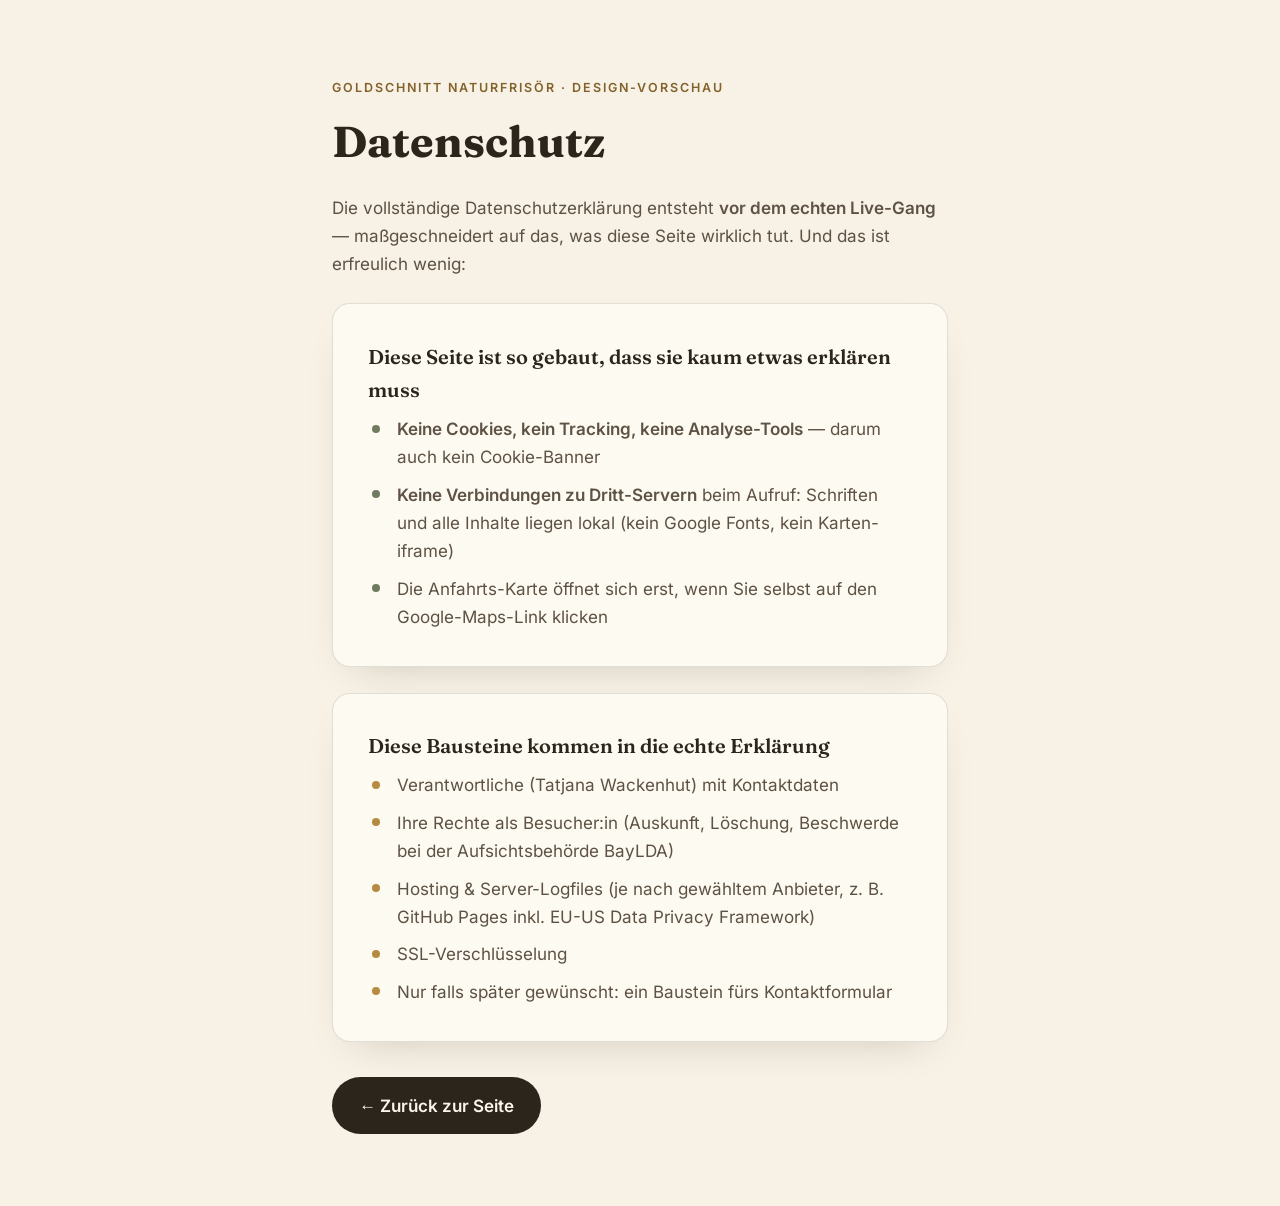
<file: datenschutz.html>
<!DOCTYPE html>
<!-- DEMO-Platzhalter: wird vor dem Live-Gang erstellt — passend zu dem, was die Seite wirklich tut. -->
<html lang="de">
<head>
<meta charset="UTF-8">
<meta name="viewport" content="width=device-width, initial-scale=1.0">
<meta name="robots" content="noindex, nofollow">
<title>Datenschutz · Goldschnitt Naturfrisör (Vorschau)</title>
<meta name="theme-color" content="#F7F1E6">
<link rel="icon" href="data:image/svg+xml,%3Csvg xmlns='http://www.w3.org/2000/svg' viewBox='0 0 64 64'%3E%3Crect width='64' height='64' rx='14' fill='%23F7F1E6'/%3E%3Crect x='1.5' y='1.5' width='61' height='61' rx='13' fill='none' stroke='%23C9A24B' stroke-width='2'/%3E%3Cg transform='translate(8,19)' fill='none' stroke='%23B68B3F' stroke-width='3' stroke-linecap='round'%3E%3Cpath d='M0 29.4 A29.4 29.4 0 0 1 29.4 0 A18.2 18.2 0 0 1 47.6 18.2 A11.2 11.2 0 0 1 36.4 29.4 A7 7 0 0 1 29.4 22.4 A4.2 4.2 0 0 1 33.6 18.2 A2.8 2.8 0 0 1 36.4 21 A1.4 1.4 0 0 1 35 22.4'/%3E%3C/g%3E%3C/svg%3E">
<link rel="stylesheet" href="assets/fonts.css">
<style>
:root{--paper:#F7F1E6;--warm-white:#FDFAF2;--ink:#2C251C;--ink-soft:#5D5243;--gold:#B68B3F;--gold-deep:#82622A;--line:rgba(44,37,28,.13);}
*{margin:0;padding:0;box-sizing:border-box;}
body{background:var(--paper);color:var(--ink);font-family:'Inter','Inter-Fallback',-apple-system,sans-serif;font-size:17px;line-height:1.65;}
.wrap{max-width:680px;margin:0 auto;padding:clamp(2.5rem,8vw,4.5rem) clamp(1.2rem,5vw,2rem);}
h1{font-family:'Fraunces',Georgia,serif;font-weight:700;font-size:clamp(1.9rem, 1.5rem + 2vw, 2.7rem);margin:.4rem 0 1rem;}
h2{font-family:'Fraunces',Georgia,serif;font-weight:600;font-size:1.25rem;margin:0 0 .6rem;}
p{color:var(--ink-soft);}
.eyebrow{font-size:12.5px;font-weight:600;letter-spacing:.16em;text-transform:uppercase;color:var(--gold-deep);}
.card{background:var(--warm-white);border:1px solid var(--line);border-radius:18px;padding:clamp(1.4rem,4vw,2.2rem);margin-top:1.6rem;box-shadow:0 18px 40px -24px rgba(60,45,25,.25);}
.card ul{list-style:none;display:grid;gap:.6rem;margin-top:.6rem;}
.card li{position:relative;padding-left:1.7em;color:var(--ink-soft);}
.card li::before{content:"";position:absolute;left:.2em;top:.55em;width:8px;height:8px;border-radius:50%;background:var(--gold);}
.gruen li::before{background:#6E7B5E;}
a{color:var(--gold-deep);font-weight:600;text-decoration:none;}
a:hover{text-decoration:underline;text-underline-offset:3px;}
.zurueck{display:inline-flex;align-items:center;gap:.5em;margin-top:2.2rem;background:var(--ink);color:#FBF6EB;font-weight:600;border-radius:999px;padding:.85em 1.6em;}
.zurueck:hover{text-decoration:none;background:#3A3124;}
:focus-visible{outline:3px solid var(--gold-deep);outline-offset:3px;border-radius:6px;}
</style>
</head>
<body>
<main class="wrap">
  <span class="eyebrow">Goldschnitt Naturfrisör · Design-Vorschau</span>
  <h1>Datenschutz</h1>
  <p>Die vollständige Datenschutzerklärung entsteht <b>vor dem echten Live-Gang</b> — maßgeschneidert auf das, was diese Seite wirklich tut. Und das ist erfreulich wenig:</p>

  <div class="card">
    <h2>Diese Seite ist so gebaut, dass sie kaum etwas erklären muss</h2>
    <ul class="gruen">
      <li><b>Keine Cookies, kein Tracking, keine Analyse-Tools</b> — darum auch kein Cookie-Banner</li>
      <li><b>Keine Verbindungen zu Dritt-Servern</b> beim Aufruf: Schriften und alle Inhalte liegen lokal (kein Google Fonts, kein Karten-iframe)</li>
      <li>Die Anfahrts-Karte öffnet sich erst, wenn Sie selbst auf den Google-Maps-Link klicken</li>
    </ul>
  </div>

  <div class="card">
    <h2>Diese Bausteine kommen in die echte Erklärung</h2>
    <ul>
      <li>Verantwortliche (Tatjana Wackenhut) mit Kontaktdaten</li>
      <li>Ihre Rechte als Besucher:in (Auskunft, Löschung, Beschwerde bei der Aufsichtsbehörde BayLDA)</li>
      <li>Hosting &amp; Server-Logfiles (je nach gewähltem Anbieter, z. B. GitHub Pages inkl. EU-US Data Privacy Framework)</li>
      <li>SSL-Verschlüsselung</li>
      <li>Nur falls später gewünscht: ein Baustein fürs Kontaktformular</li>
    </ul>
  </div>

  <a class="zurueck" href="index.html">← Zurück zur Seite</a>
</main>
</body>
</html>
</file>
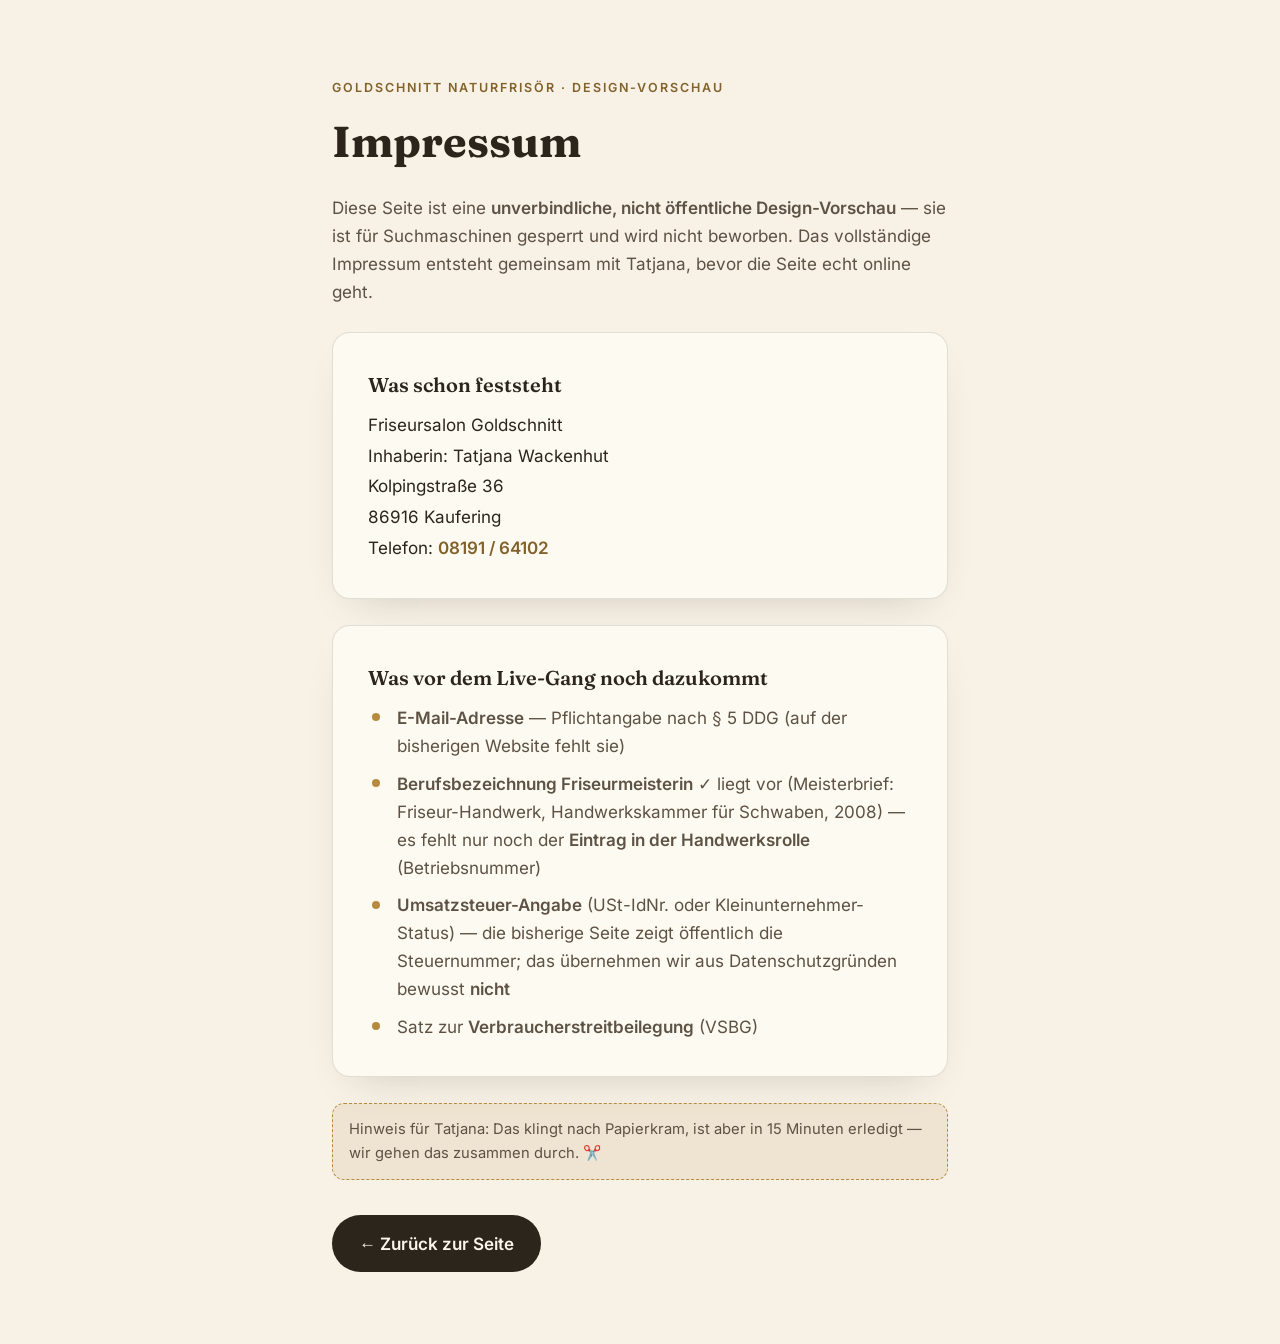
<file: impressum.html>
<!DOCTYPE html>
<!-- DEMO-Platzhalter: wird vor dem Live-Gang gemeinsam mit Tatjana vervollständigt. -->
<html lang="de">
<head>
<meta charset="UTF-8">
<meta name="viewport" content="width=device-width, initial-scale=1.0">
<meta name="robots" content="noindex, nofollow">
<title>Impressum · Goldschnitt Naturfrisör (Vorschau)</title>
<meta name="theme-color" content="#F7F1E6">
<link rel="icon" href="data:image/svg+xml,%3Csvg xmlns='http://www.w3.org/2000/svg' viewBox='0 0 64 64'%3E%3Crect width='64' height='64' rx='14' fill='%23F7F1E6'/%3E%3Crect x='1.5' y='1.5' width='61' height='61' rx='13' fill='none' stroke='%23C9A24B' stroke-width='2'/%3E%3Cg transform='translate(8,19)' fill='none' stroke='%23B68B3F' stroke-width='3' stroke-linecap='round'%3E%3Cpath d='M0 29.4 A29.4 29.4 0 0 1 29.4 0 A18.2 18.2 0 0 1 47.6 18.2 A11.2 11.2 0 0 1 36.4 29.4 A7 7 0 0 1 29.4 22.4 A4.2 4.2 0 0 1 33.6 18.2 A2.8 2.8 0 0 1 36.4 21 A1.4 1.4 0 0 1 35 22.4'/%3E%3C/g%3E%3C/svg%3E">
<link rel="stylesheet" href="assets/fonts.css">
<style>
:root{--paper:#F7F1E6;--warm-white:#FDFAF2;--ink:#2C251C;--ink-soft:#5D5243;--gold:#B68B3F;--gold-deep:#82622A;--line:rgba(44,37,28,.13);--ease:cubic-bezier(.22,.61,.36,1);}
*{margin:0;padding:0;box-sizing:border-box;}
body{background:var(--paper);color:var(--ink);font-family:'Inter','Inter-Fallback',-apple-system,sans-serif;font-size:17px;line-height:1.65;}
.wrap{max-width:680px;margin:0 auto;padding:clamp(2.5rem,8vw,4.5rem) clamp(1.2rem,5vw,2rem);}
h1{font-family:'Fraunces',Georgia,serif;font-weight:700;font-size:clamp(1.9rem, 1.5rem + 2vw, 2.7rem);margin:.4rem 0 1rem;}
h2{font-family:'Fraunces',Georgia,serif;font-weight:600;font-size:1.25rem;margin:1.8rem 0 .6rem;}
p{color:var(--ink-soft);}
.eyebrow{font-size:12.5px;font-weight:600;letter-spacing:.16em;text-transform:uppercase;color:var(--gold-deep);}
.card{background:var(--warm-white);border:1px solid var(--line);border-radius:18px;padding:clamp(1.4rem,4vw,2.2rem);margin-top:1.6rem;box-shadow:0 18px 40px -24px rgba(60,45,25,.25);}
.card ul{list-style:none;display:grid;gap:.6rem;margin-top:.6rem;}
.card li{position:relative;padding-left:1.7em;color:var(--ink-soft);}
.card li::before{content:"";position:absolute;left:.2em;top:.55em;width:8px;height:8px;border-radius:50%;background:var(--gold);}
address{font-style:normal;line-height:1.8;}
a{color:var(--gold-deep);font-weight:600;text-decoration:none;}
a:hover{text-decoration:underline;text-underline-offset:3px;}
.zurueck{display:inline-flex;align-items:center;gap:.5em;margin-top:2.2rem;background:var(--ink);color:#FBF6EB;font-weight:600;border-radius:999px;padding:.85em 1.6em;}
.zurueck:hover{text-decoration:none;background:#3A3124;}
.hinweis{font-size:.92rem;color:var(--ink-soft);background:rgba(182,139,63,.12);border:1px dashed var(--gold);border-radius:12px;padding:.9em 1.1em;margin-top:1.6rem;}
:focus-visible{outline:3px solid var(--gold-deep);outline-offset:3px;border-radius:6px;}
</style>
</head>
<body>
<main class="wrap">
  <span class="eyebrow">Goldschnitt Naturfrisör · Design-Vorschau</span>
  <h1>Impressum</h1>
  <p>Diese Seite ist eine <b>unverbindliche, nicht öffentliche Design-Vorschau</b> — sie ist für Suchmaschinen gesperrt und wird nicht beworben. Das vollständige Impressum entsteht gemeinsam mit Tatjana, bevor die Seite echt online geht.</p>

  <div class="card">
    <h2 style="margin-top:0;">Was schon feststeht</h2>
    <address>
      Friseursalon Goldschnitt<br>
      Inhaberin: Tatjana Wackenhut<br>
      Kolpingstraße 36<br>
      86916 Kaufering<br>
      Telefon: <a href="tel:+49819164102">08191 / 64102</a>
    </address>
  </div>

  <div class="card">
    <h2 style="margin-top:0;">Was vor dem Live-Gang noch dazukommt</h2>
    <ul>
      <li><b>E-Mail-Adresse</b> — Pflichtangabe nach § 5 DDG (auf der bisherigen Website fehlt sie)</li>
      <li><b>Berufsbezeichnung Friseurmeisterin</b> ✓ liegt vor (Meisterbrief: Friseur-Handwerk, Handwerkskammer für Schwaben, 2008) — es fehlt nur noch der <b>Eintrag in der Handwerksrolle</b> (Betriebsnummer)</li>
      <li><b>Umsatzsteuer-Angabe</b> (USt-IdNr. oder Kleinunternehmer-Status) — die bisherige Seite zeigt öffentlich die Steuernummer; das übernehmen wir aus Datenschutzgründen bewusst <b>nicht</b></li>
      <li>Satz zur <b>Verbraucherstreitbeilegung</b> (VSBG)</li>
    </ul>
  </div>

  <p class="hinweis">Hinweis für Tatjana: Das klingt nach Papierkram, ist aber in 15 Minuten erledigt — wir gehen das zusammen durch. ✂️</p>

  <a class="zurueck" href="index.html">← Zurück zur Seite</a>
</main>
</body>
</html>
</file>
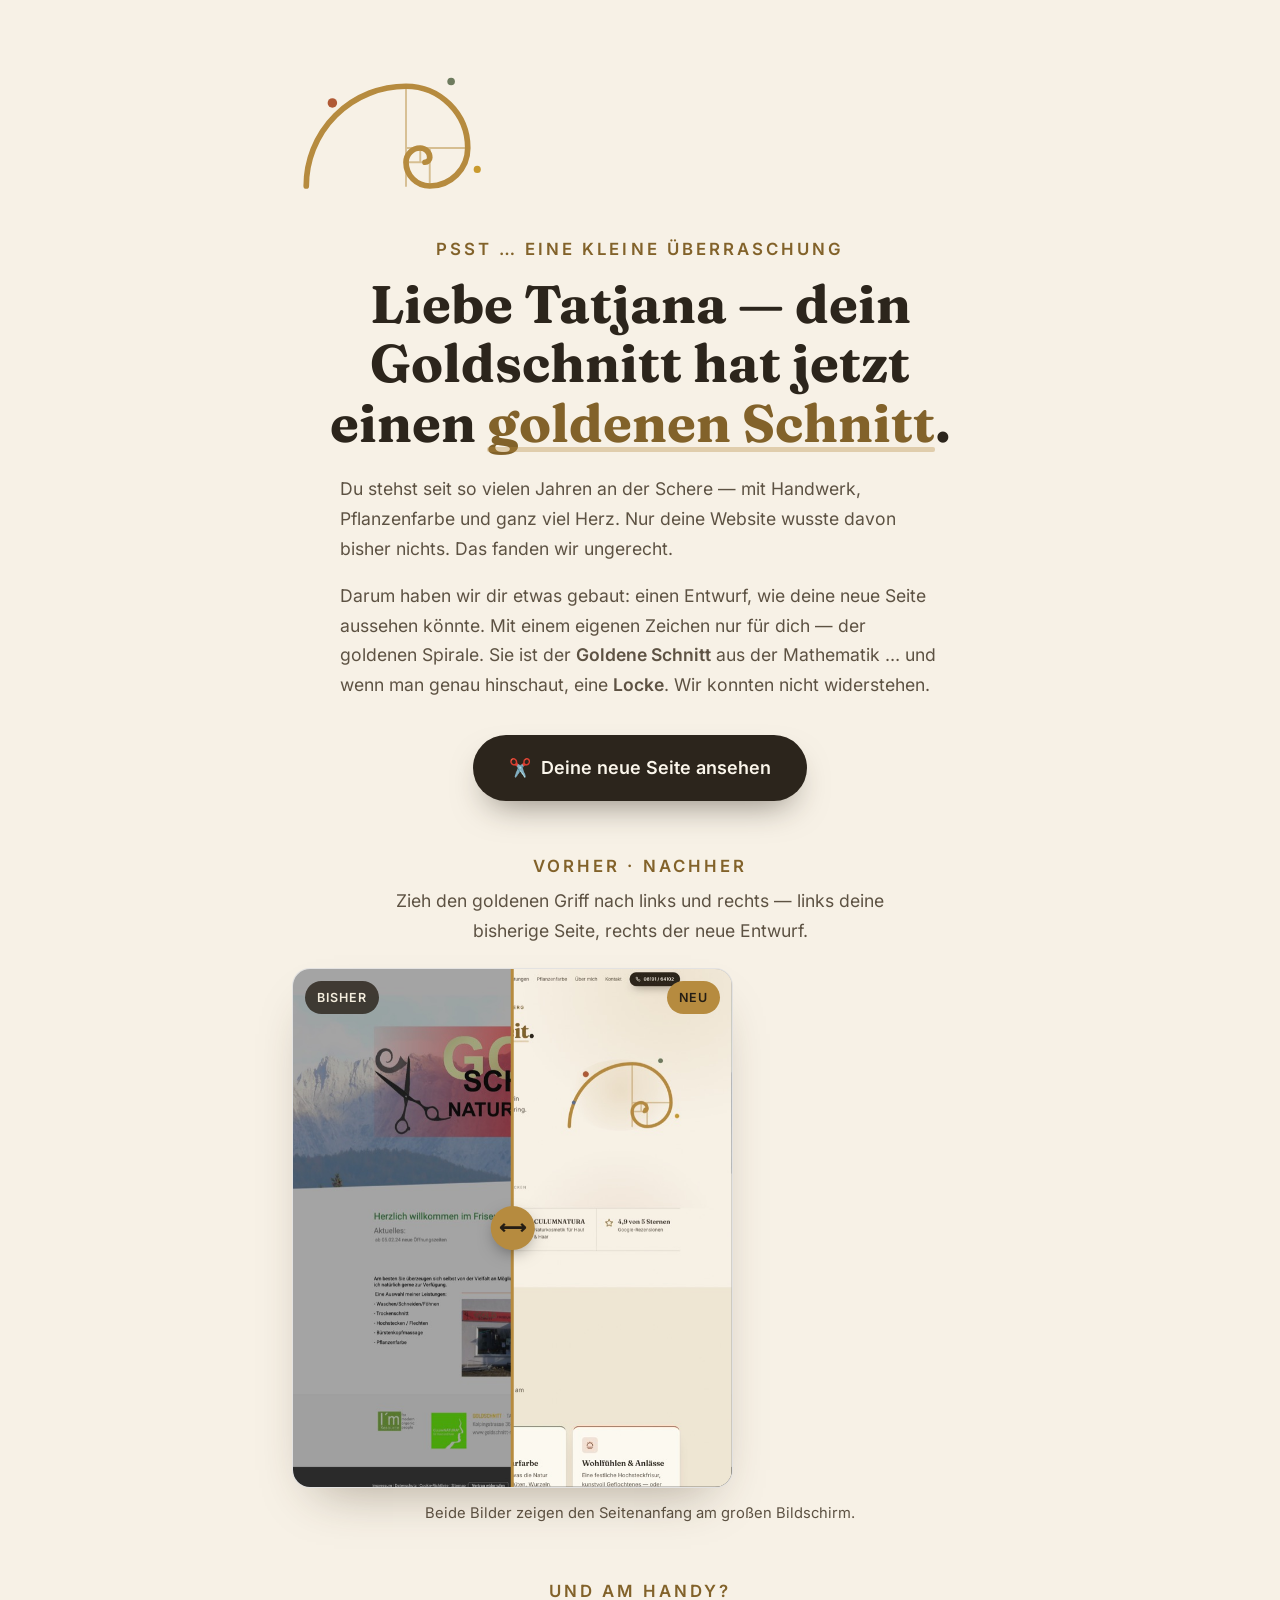
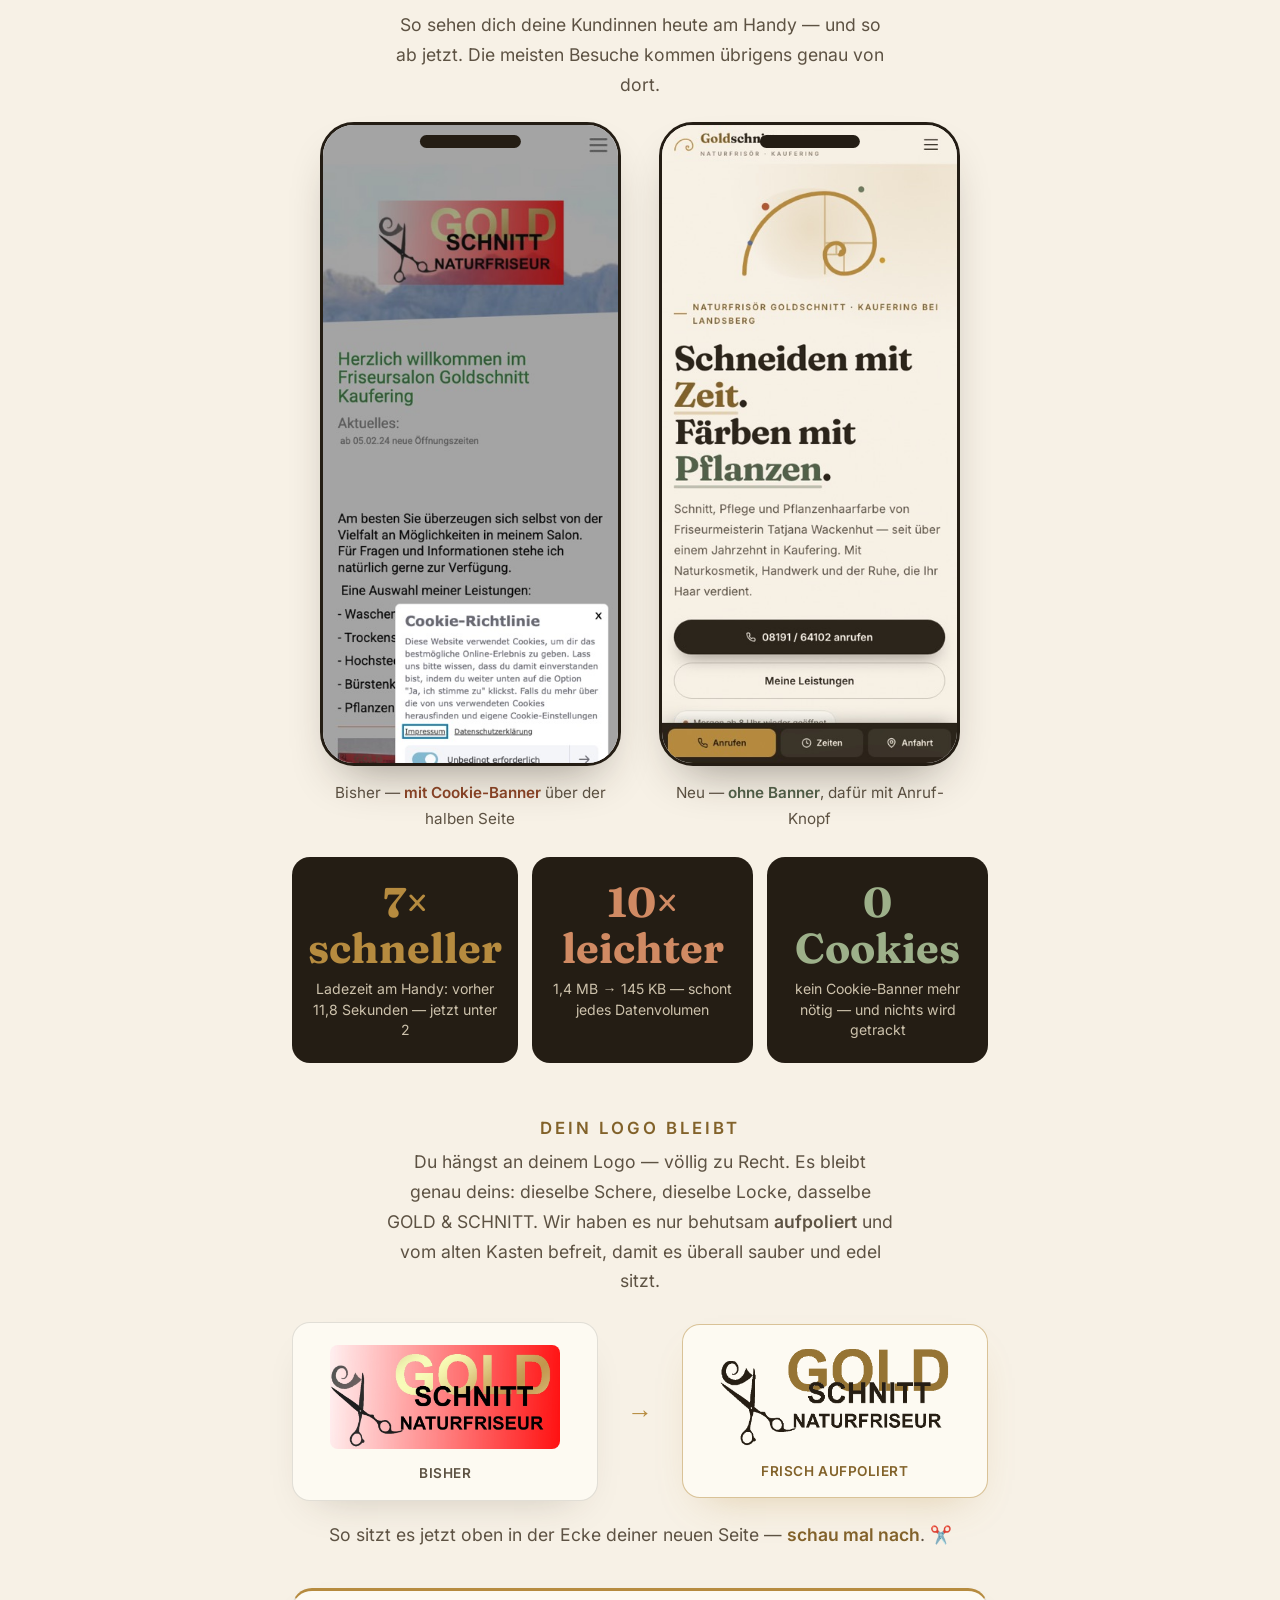
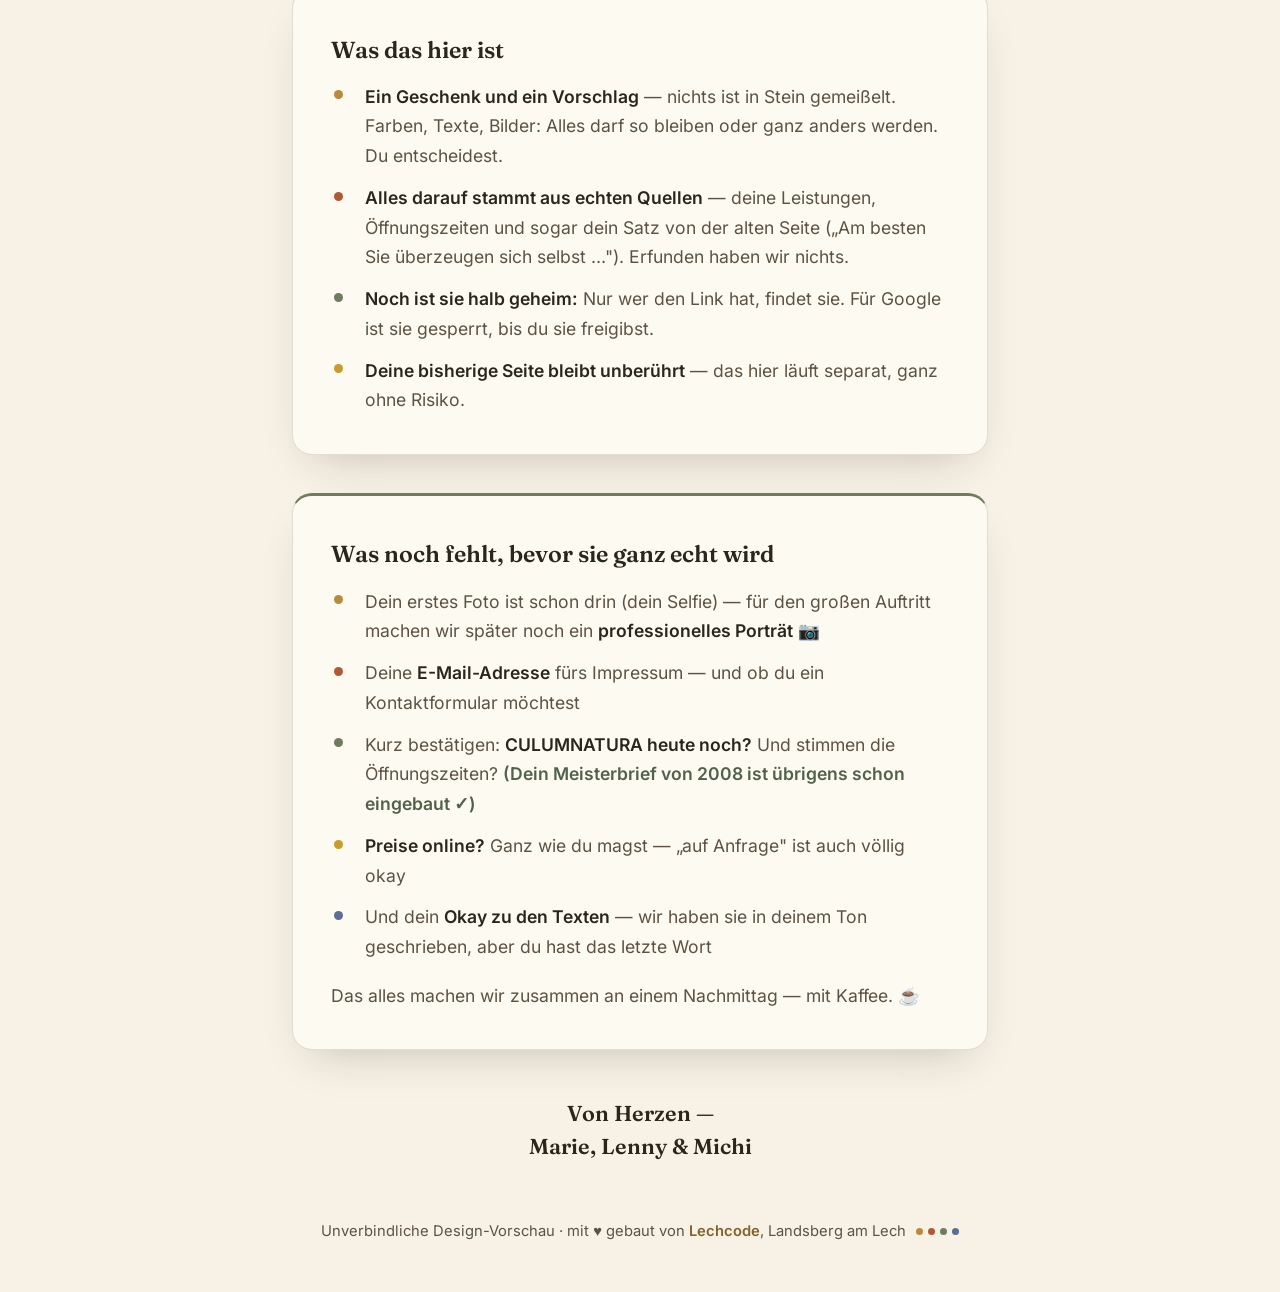
<file: vorschau.html>
<!DOCTYPE html>
<!-- Enthüllungsseite (Geschenk-Variante): Überraschung für Tatjana von Marie, Lenny & Michi.
     Bewusst ohne Paket-/Preisteil — dafür „Was noch fehlt". QR-Ziel. -->
<html lang="de">
<head>
<meta charset="UTF-8">
<meta name="viewport" content="width=device-width, initial-scale=1.0">
<meta name="robots" content="noindex, nofollow">
<title>Eine Überraschung für Tatjana ✂️</title>
<meta name="theme-color" content="#F7F1E6">
<meta name="description" content="Eine kleine Überraschung für Tatjana — ein frischer Website-Entwurf für den Naturfrisör Goldschnitt.">
<meta property="og:title" content="Eine Überraschung für Tatjana ✂️">
<meta property="og:description" content="Goldschnitt Naturfrisör — ein neuer Website-Entwurf, mit Liebe gebaut von Lechcode.">
<meta property="og:type" content="website">
<meta property="og:locale" content="de_DE">
<meta property="og:image" content="https://lechcode.github.io/goldschnitt-vorschau/assets/og.jpg">
<link rel="icon" href="data:image/svg+xml,%3Csvg xmlns='http://www.w3.org/2000/svg' viewBox='0 0 64 64'%3E%3Crect width='64' height='64' rx='14' fill='%23F7F1E6'/%3E%3Crect x='1.5' y='1.5' width='61' height='61' rx='13' fill='none' stroke='%23C9A24B' stroke-width='2'/%3E%3Cg transform='translate(8,19)' fill='none' stroke='%23B68B3F' stroke-width='3' stroke-linecap='round'%3E%3Cpath d='M0 29.4 A29.4 29.4 0 0 1 29.4 0 A18.2 18.2 0 0 1 47.6 18.2 A11.2 11.2 0 0 1 36.4 29.4 A7 7 0 0 1 29.4 22.4 A4.2 4.2 0 0 1 33.6 18.2 A2.8 2.8 0 0 1 36.4 21 A1.4 1.4 0 0 1 35 22.4'/%3E%3C/g%3E%3C/svg%3E">
<link rel="stylesheet" href="assets/fonts.css">
<style>
:root{--paper:#F7F1E6;--warm-white:#FDFAF2;--cream:#EFE6D3;--ink:#2C251C;--ink-soft:#5D5243;--gold:#B68B3F;--gold-deep:#82622A;--night:#241D14;--bone:#F4EDDD;--line:rgba(44,37,28,.13);--ease:cubic-bezier(.22,.61,.36,1);}
*{margin:0;padding:0;box-sizing:border-box;}
body{background:var(--paper);color:var(--ink);font-family:'Inter','Inter-Fallback',-apple-system,sans-serif;font-size:17.5px;line-height:1.7;}
.wrap{max-width:760px;margin:0 auto;padding:clamp(2.5rem,8vw,4.5rem) clamp(1.2rem,5vw,2rem) 2rem;}
.spirale{width:min(190px,46vw);color:var(--gold);margin:0 auto 1.6rem;}
.hand{display:block;text-align:center;font-size:1.05rem;font-weight:600;letter-spacing:.18em;text-transform:uppercase;color:var(--gold-deep);}
h1{font-family:'Fraunces',Georgia,serif;font-weight:700;font-size:clamp(2rem, 1.45rem + 3.4vw, 3.3rem);line-height:1.12;margin:.7rem 0 1.4rem;text-align:center;text-wrap:balance;}
h1 em{font-style:normal;color:var(--gold-deep);position:relative;}
h1 em::after{content:"";position:absolute;left:0;right:0;bottom:.05em;height:.09em;background:var(--gold);opacity:.35;border-radius:2px;}
h2{font-family:'Fraunces',Georgia,serif;font-weight:600;font-size:1.45rem;margin-bottom:.8rem;}
p{color:var(--ink-soft);}
p + p{margin-top:1em;}
.brief{max-width:600px;margin-inline:auto;}
.btn{display:flex;width:fit-content;margin:2.2rem auto 0;align-items:center;gap:.6em;background:var(--ink);color:#FBF6EB;font-weight:600;font-size:1.12rem;border-radius:999px;padding:1em 2em;text-decoration:none;box-shadow:0 16px 34px -14px rgba(44,37,28,.55);transition:transform .25s var(--ease),box-shadow .25s var(--ease);}
.btn:hover{transform:translateY(-2px);box-shadow:0 0 0 1.5px var(--gold), 0 20px 40px -14px rgba(44,37,28,.6);}
.card{background:var(--warm-white);border:1px solid var(--line);border-radius:20px;box-shadow:0 20px 44px -22px rgba(60,45,25,.28);padding:clamp(1.5rem,4.5vw,2.4rem);margin-top:2.4rem;}
.card ul{list-style:none;display:grid;gap:.75rem;}
.card li{position:relative;padding-left:1.9em;color:var(--ink-soft);}
.card li::before{content:"";position:absolute;left:.15em;top:.5em;width:9px;height:9px;border-radius:50%;background:var(--gold);}
.card li b{color:var(--ink);}
/* Pflanzenfarben-Punkte: Henna · Salbei · Kamille · Indigo */
.card li:nth-child(2)::before{background:#B05A35;}
.card li:nth-child(3)::before{background:#6E7B5E;}
.card li:nth-child(4)::before{background:#C99A2E;}
.card li:nth-child(5)::before{background:#5A6E96;}
.card{border-top:3px solid var(--gold);}
.card + .card{border-top-color:#6E7B5E;}
section.block{margin-top:3.2rem;}
.block-head{text-align:center;margin-bottom:1.4rem;}
.block-head .hand{margin-bottom:.3rem;}
.block-head p{max-width:46ch;margin:0 auto;}
/* Vorher/Nachher-Schieberegler */
.slider{position:relative;border-radius:18px;overflow:hidden;border:1px solid var(--line);box-shadow:0 24px 50px -24px rgba(60,45,25,.4);aspect-ratio:760/897;max-height:520px;background:#fff;}
.slider img{position:absolute;inset:0;width:100%;height:100%;object-fit:cover;object-position:top;}
.slider .neu{clip-path:inset(0 0 0 var(--pos,50%));}
.slider .griff{position:absolute;top:0;bottom:0;left:var(--pos,50%);width:2.5px;background:var(--gold);transform:translateX(-50%);pointer-events:none;}
.slider .griff::after{content:"⟷";position:absolute;top:50%;left:50%;transform:translate(-50%,-50%);background:var(--gold);color:#241D14;font-weight:700;width:44px;height:44px;border-radius:50%;display:grid;place-items:center;font-size:19px;box-shadow:0 6px 18px -6px rgba(0,0,0,.5);}
.slider input{position:absolute;inset:0;width:100%;height:100%;opacity:0;cursor:ew-resize;margin:0;}
.slider .lbl{position:absolute;top:12px;font-size:12.5px;font-weight:700;letter-spacing:.08em;text-transform:uppercase;padding:6px 12px;border-radius:999px;pointer-events:none;}
.slider .lbl.alt{left:12px;background:rgba(36,29,20,.78);color:#F4EDDD;}
.slider .lbl.neuL{right:12px;background:var(--gold);color:#241D14;}
.slider-hint{text-align:center;font-size:.92rem;color:var(--ink-soft);margin-top:.8rem;}
/* Handy-Reframe */
.phones{display:grid;grid-template-columns:1fr 1fr;gap:clamp(1rem,4vw,2.4rem);max-width:640px;margin-inline:auto;}
.phone{text-align:center;}
.phone .rahmen{position:relative;border:3px solid var(--night);border-radius:34px;overflow:hidden;box-shadow:0 24px 48px -22px rgba(36,29,20,.45);background:#fff;}
.phone .rahmen::before{content:"";position:absolute;top:10px;left:50%;transform:translateX(-50%);width:34%;height:13px;background:var(--night);border-radius:999px;z-index:2;}
.phone img{display:block;width:100%;height:auto;}
.phone figcaption{margin-top:.9rem;font-size:.95rem;color:var(--ink-soft);}
.phone figcaption b{color:var(--ink);}
/* Tacho */
.tacho{display:grid;grid-template-columns:repeat(3,1fr);gap:14px;margin-top:1.6rem;}
.tacho .t{background:var(--night);color:var(--bone);border-radius:18px;padding:1.4rem 1rem;text-align:center;}
.tacho .num{font-family:'Fraunces',Georgia,serif;font-weight:700;font-size:clamp(1.7rem, 1.2rem + 2.6vw, 2.6rem);color:var(--gold);line-height:1.1;}
.tacho .lbl{font-size:.88rem;color:#CDC2AC;margin-top:.5rem;line-height:1.45;}
.tacho .t:nth-child(2) .num{color:#D08A63;}
.tacho .t:nth-child(3) .num{color:#9DB08A;}
/* Logo: Vorher → Aufpoliert */
.logo-compare{display:grid;grid-template-columns:1fr auto 1fr;align-items:center;gap:clamp(.8rem,3vw,1.8rem);margin-top:1.6rem;}
.logo-compare figure{background:var(--warm-white);border:1px solid var(--line);border-radius:18px;padding:1.4rem 1.2rem .9rem;box-shadow:0 18px 40px -24px rgba(60,45,25,.25);text-align:center;}
.logo-compare figure.neu{border-color:rgba(182,139,63,.5);box-shadow:0 18px 40px -22px rgba(182,139,63,.4);}
.logo-compare img{width:100%;max-width:230px;height:auto;display:block;margin:0 auto .8rem;border-radius:8px;}
.logo-compare figcaption{font-size:.85rem;font-weight:600;letter-spacing:.04em;text-transform:uppercase;color:var(--ink-soft);}
.logo-compare figure.neu figcaption{color:var(--gold-deep);}
.logo-compare .pfeil{font-size:1.6rem;color:var(--gold);}
@media (max-width:560px){.logo-compare{grid-template-columns:1fr;}.logo-compare .pfeil{transform:rotate(90deg);}}
.ps{margin-top:3rem;text-align:center;}
.ps .gruss{font-family:'Fraunces',Georgia,serif;font-weight:600;font-size:1.35rem;color:var(--ink);line-height:1.5;}
footer{text-align:center;padding:1.5rem 1.2rem 3rem;font-size:.92rem;color:var(--ink-soft);}
footer b{color:var(--gold-deep);}
:focus-visible{outline:3px solid var(--gold-deep);outline-offset:3px;border-radius:8px;}
@media (max-width:560px){.tacho{grid-template-columns:1fr;}.slider{max-height:none;}}
@media (prefers-reduced-motion:reduce){*{transition:none !important;}}
</style>
</head>
<body>
<main class="wrap">
  <svg class="spirale" viewBox="-3 -3 40 27" fill="none" stroke="currentColor" stroke-width="1.2" stroke-linecap="round" aria-hidden="true">
    <path d="M0 21 A21 21 0 0 1 21 0 A13 13 0 0 1 34 13 A8 8 0 0 1 26 21 A5 5 0 0 1 21 16 A3 3 0 0 1 24 13 A2 2 0 0 1 26 15 A1 1 0 0 1 25 16"/>
    <path stroke-width=".4" stroke-opacity=".5" d="M21 0 L21 21 M21 13 L34 13 M26 13 L26 21 M21 16 L26 16 M24 13 L24 16"/>
    <circle cx="5.5" cy="3.5" r="1" fill="#B05A35" stroke="none"/>
    <circle cx="30.5" cy="-1" r=".8" fill="#6E7B5E" stroke="none"/>
    <circle cx="36" cy="17.5" r=".75" fill="#C99A2E" stroke="none"/>
  </svg>

  <span class="hand">Psst … eine kleine Überraschung</span>
  <h1>Liebe Tatjana — dein Goldschnitt hat jetzt einen <em>goldenen Schnitt</em>.</h1>

  <div class="brief">
    <p>Du stehst seit so vielen Jahren an der Schere — mit Handwerk, Pflanzenfarbe und ganz viel Herz. Nur deine Website wusste davon bisher nichts. Das fanden wir ungerecht.</p>
    <p>Darum haben wir dir etwas gebaut: einen Entwurf, wie deine neue Seite aussehen könnte. Mit einem eigenen Zeichen nur für dich — der goldenen Spirale. Sie ist der <b>Goldene Schnitt</b> aus der Mathematik … und wenn man genau hinschaut, eine <b>Locke</b>. Wir konnten nicht widerstehen.</p>
  </div>

  <a class="btn" href="index.html">✂️&nbsp; Deine neue Seite ansehen</a>

  <section class="block">
    <div class="block-head">
      <span class="hand">Vorher · Nachher</span>
      <p>Zieh den goldenen Griff nach links und rechts — links deine bisherige Seite, rechts der neue Entwurf.</p>
    </div>
    <div class="slider" id="slider">
      <img class="alt" src="assets/vorschau/alt-voll.jpg" width="760" height="897" alt="Bisherige Website von Goldschnitt — Bildschirmfoto">
      <img class="neu" src="assets/vorschau/neu-voll.jpg" width="760" height="897" alt="Neuer Website-Entwurf für Goldschnitt — Bildschirmfoto">
      <span class="griff" aria-hidden="true"></span>
      <span class="lbl alt" aria-hidden="true">Bisher</span>
      <span class="lbl neuL" aria-hidden="true">Neu</span>
      <input type="range" min="0" max="100" value="50" aria-label="Vergleich bisherige und neue Website verschieben">
    </div>
    <p class="slider-hint">Beide Bilder zeigen den Seitenanfang am großen Bildschirm.</p>
  </section>

  <section class="block">
    <div class="block-head">
      <span class="hand">Und am Handy?</span>
      <p>So sehen dich deine Kundinnen heute am Handy — und so ab jetzt. Die meisten Besuche kommen übrigens genau von dort.</p>
    </div>
    <div class="phones">
      <figure class="phone">
        <div class="rahmen"><img src="assets/vorschau/alt-handy.jpg" width="390" height="844" loading="lazy" alt="Bisherige Website am Smartphone"></div>
        <figcaption>Bisher — <b style="color:#8C4426;">mit Cookie-Banner</b> über der halben Seite</figcaption>
      </figure>
      <figure class="phone">
        <div class="rahmen"><img src="assets/vorschau/neu-handy.jpg" width="390" height="844" loading="lazy" alt="Neuer Website-Entwurf am Smartphone"></div>
        <figcaption>Neu — <b style="color:#52614A;">ohne Banner</b>, dafür mit Anruf-Knopf</figcaption>
      </figure>
    </div>
    <div class="tacho">
      <div class="t"><div class="num">7× schneller</div><div class="lbl">Ladezeit am Handy: vorher 11,8 Sekunden — jetzt unter 2</div></div>
      <div class="t"><div class="num">10× leichter</div><div class="lbl">1,4 MB → 145 KB — schont jedes Datenvolumen</div></div>
      <div class="t"><div class="num">0 Cookies</div><div class="lbl">kein Cookie-Banner mehr nötig — und nichts wird getrackt</div></div>
    </div>
  </section>

  <section class="block">
    <div class="block-head">
      <span class="hand">Dein Logo bleibt</span>
      <p>Du hängst an deinem Logo — völlig zu Recht. Es bleibt genau deins: dieselbe Schere, dieselbe Locke, dasselbe GOLD &amp; SCHNITT. Wir haben es nur behutsam <b>aufpoliert</b> und vom alten Kasten befreit, damit es überall sauber und edel sitzt.</p>
    </div>
    <div class="logo-compare">
      <figure>
        <img src="assets/vorschau/logo-alt.jpg" width="800" height="363" loading="lazy" alt="Bisheriges Goldschnitt-Logo auf rotem Hintergrund">
        <figcaption>Bisher</figcaption>
      </figure>
      <span class="pfeil" aria-hidden="true">→</span>
      <figure class="neu">
        <img src="assets/img/logo-goldschnitt.png" width="771" height="334" loading="lazy" alt="Aufpoliertes Goldschnitt-Logo, freigestellt">
        <figcaption>Frisch aufpoliert</figcaption>
      </figure>
    </div>
    <p class="logo-hint" style="text-align:center;margin-top:1.2rem;color:var(--ink-soft);">So sitzt es jetzt oben in der Ecke deiner neuen Seite — <b style="color:var(--gold-deep);">schau mal nach</b>. ✂️</p>
  </section>

  <div class="card">
    <h2>Was das hier ist</h2>
    <ul>
      <li><b>Ein Geschenk und ein Vorschlag</b> — nichts ist in Stein gemeißelt. Farben, Texte, Bilder: Alles darf so bleiben oder ganz anders werden. Du entscheidest.</li>
      <li><b>Alles darauf stammt aus echten Quellen</b> — deine Leistungen, Öffnungszeiten und sogar dein Satz von der alten Seite („Am besten Sie überzeugen sich selbst …"). Erfunden haben wir nichts.</li>
      <li><b>Noch ist sie halb geheim:</b> Nur wer den Link hat, findet sie. Für Google ist sie gesperrt, bis du sie freigibst.</li>
      <li><b>Deine bisherige Seite bleibt unberührt</b> — das hier läuft separat, ganz ohne Risiko.</li>
    </ul>
  </div>

  <div class="card">
    <h2>Was noch fehlt, bevor sie ganz echt wird</h2>
    <ul>
      <li>Dein erstes Foto ist schon drin (dein Selfie) — für den großen Auftritt machen wir später noch ein <b>professionelles Porträt</b> 📷</li>
      <li>Deine <b>E-Mail-Adresse</b> fürs Impressum — und ob du ein Kontaktformular möchtest</li>
      <li>Kurz bestätigen: <b>CULUMNATURA heute noch?</b> Und stimmen die Öffnungszeiten? <span style="color:#52614A;font-weight:600;">(Dein Meisterbrief von 2008 ist übrigens schon eingebaut ✓)</span></li>
      <li><b>Preise online?</b> Ganz wie du magst — „auf Anfrage" ist auch völlig okay</li>
      <li>Und dein <b>Okay zu den Texten</b> — wir haben sie in deinem Ton geschrieben, aber du hast das letzte Wort</li>
    </ul>
    <p style="margin-top:1.2rem;">Das alles machen wir zusammen an einem Nachmittag — mit Kaffee. ☕</p>
  </div>

  <p class="ps">
    <span class="gruss">Von Herzen —<br>Marie, Lenny &amp; Michi</span>
  </p>
</main>
<footer>Unverbindliche Design-Vorschau · mit ♥ gebaut von <b>Lechcode</b>, Landsberg am Lech<span aria-hidden="true" style="display:inline-flex;gap:5px;margin-left:10px;vertical-align:middle;"><i style="width:7px;height:7px;border-radius:50%;background:#B68B3F;"></i><i style="width:7px;height:7px;border-radius:50%;background:#B05A35;"></i><i style="width:7px;height:7px;border-radius:50%;background:#6E7B5E;"></i><i style="width:7px;height:7px;border-radius:50%;background:#5A6E96;"></i></span></footer>
<script>
(function(){
  var s=document.getElementById('slider');if(!s)return;
  var r=s.querySelector('input');
  function set(){s.style.setProperty('--pos',r.value+'%');}
  r.addEventListener('input',set);set();
})();
</script>
</body>
</html>
</file>
<file: assets/fonts.css>
/* ============================================================
   Goldschnitt Naturfrisör · lokal gehostete Schriften (latin)
   DSGVO: KEINE Verbindung zu Google-Servern — alles liegt hier.
   Fraunces (Charakter-Serif, Headlines) + Inter (Fließtext/UI)
   Lizenz: SIL Open Font License 1.1 — s. _projekt/ASSETS-LIZENZEN.md
   ============================================================ */

@font-face{font-family:'Fraunces';font-style:normal;font-weight:600;font-display:swap;src:url(fonts/fraunces-600.woff2) format('woff2');}
@font-face{font-family:'Fraunces';font-style:normal;font-weight:700;font-display:swap;src:url(fonts/fraunces-700.woff2) format('woff2');}

@font-face{font-family:'Inter';font-style:normal;font-weight:400;font-display:swap;src:url(fonts/inter-400.woff2) format('woff2');}
@font-face{font-family:'Inter';font-style:normal;font-weight:600;font-display:swap;src:url(fonts/inter-600.woff2) format('woff2');}

/* System-Fallback gegen Layout-Shift, bis Inter geladen ist */
@font-face{font-family:'Inter-Fallback';src:local('Helvetica Neue'),local('Arial');size-adjust:107%;ascent-override:90%;}
</file>
